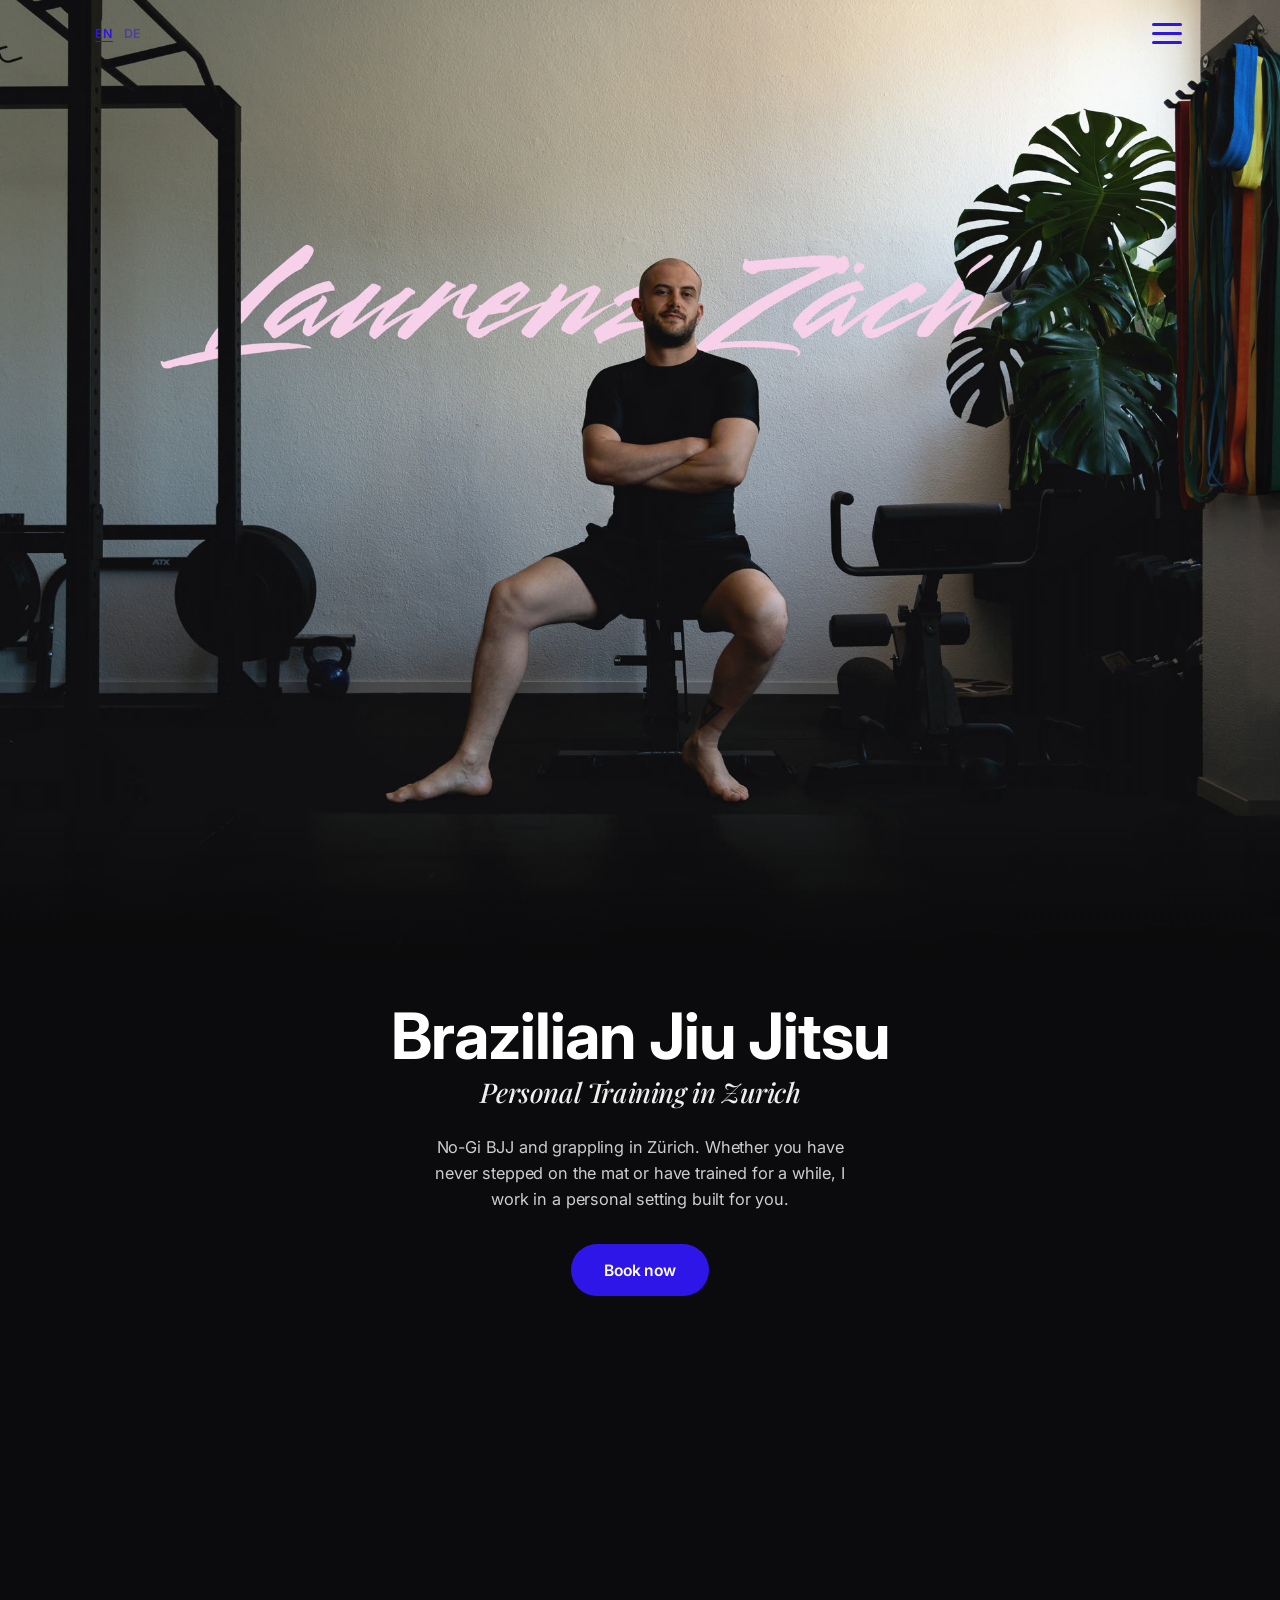
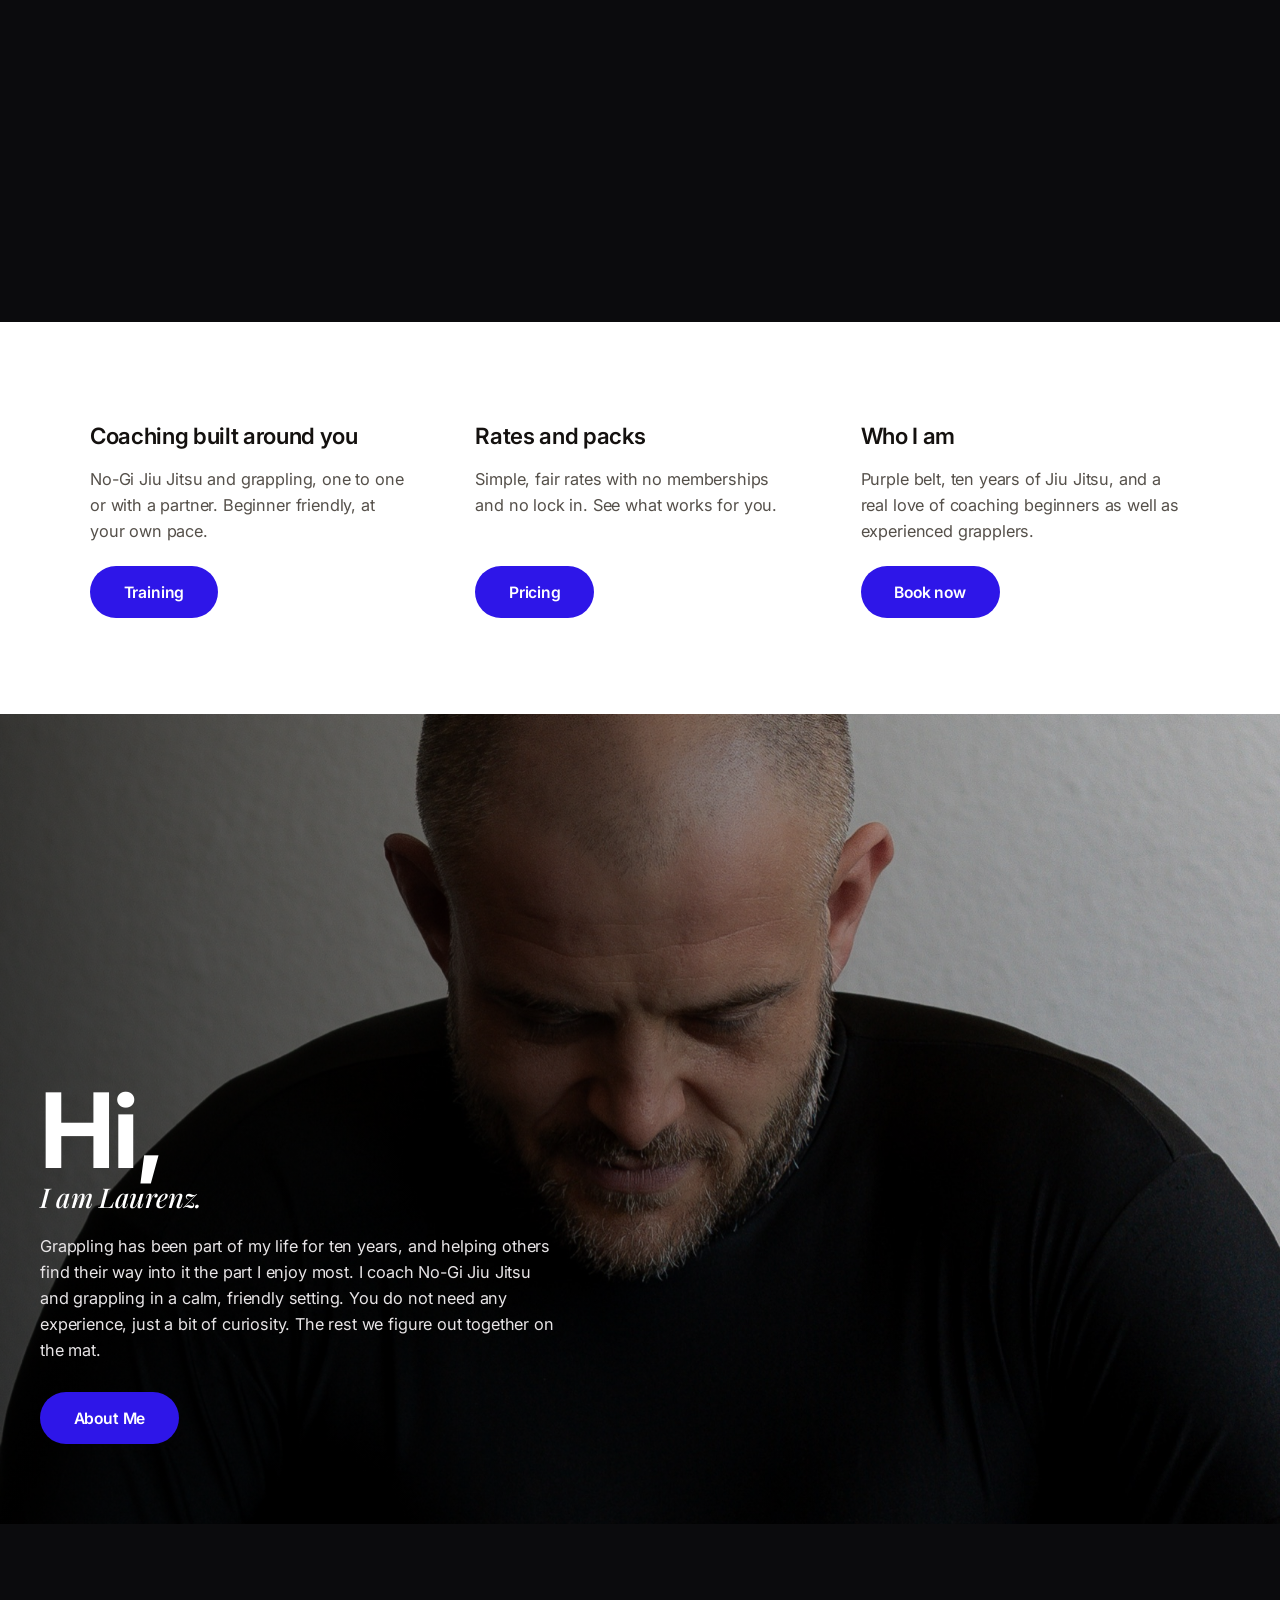
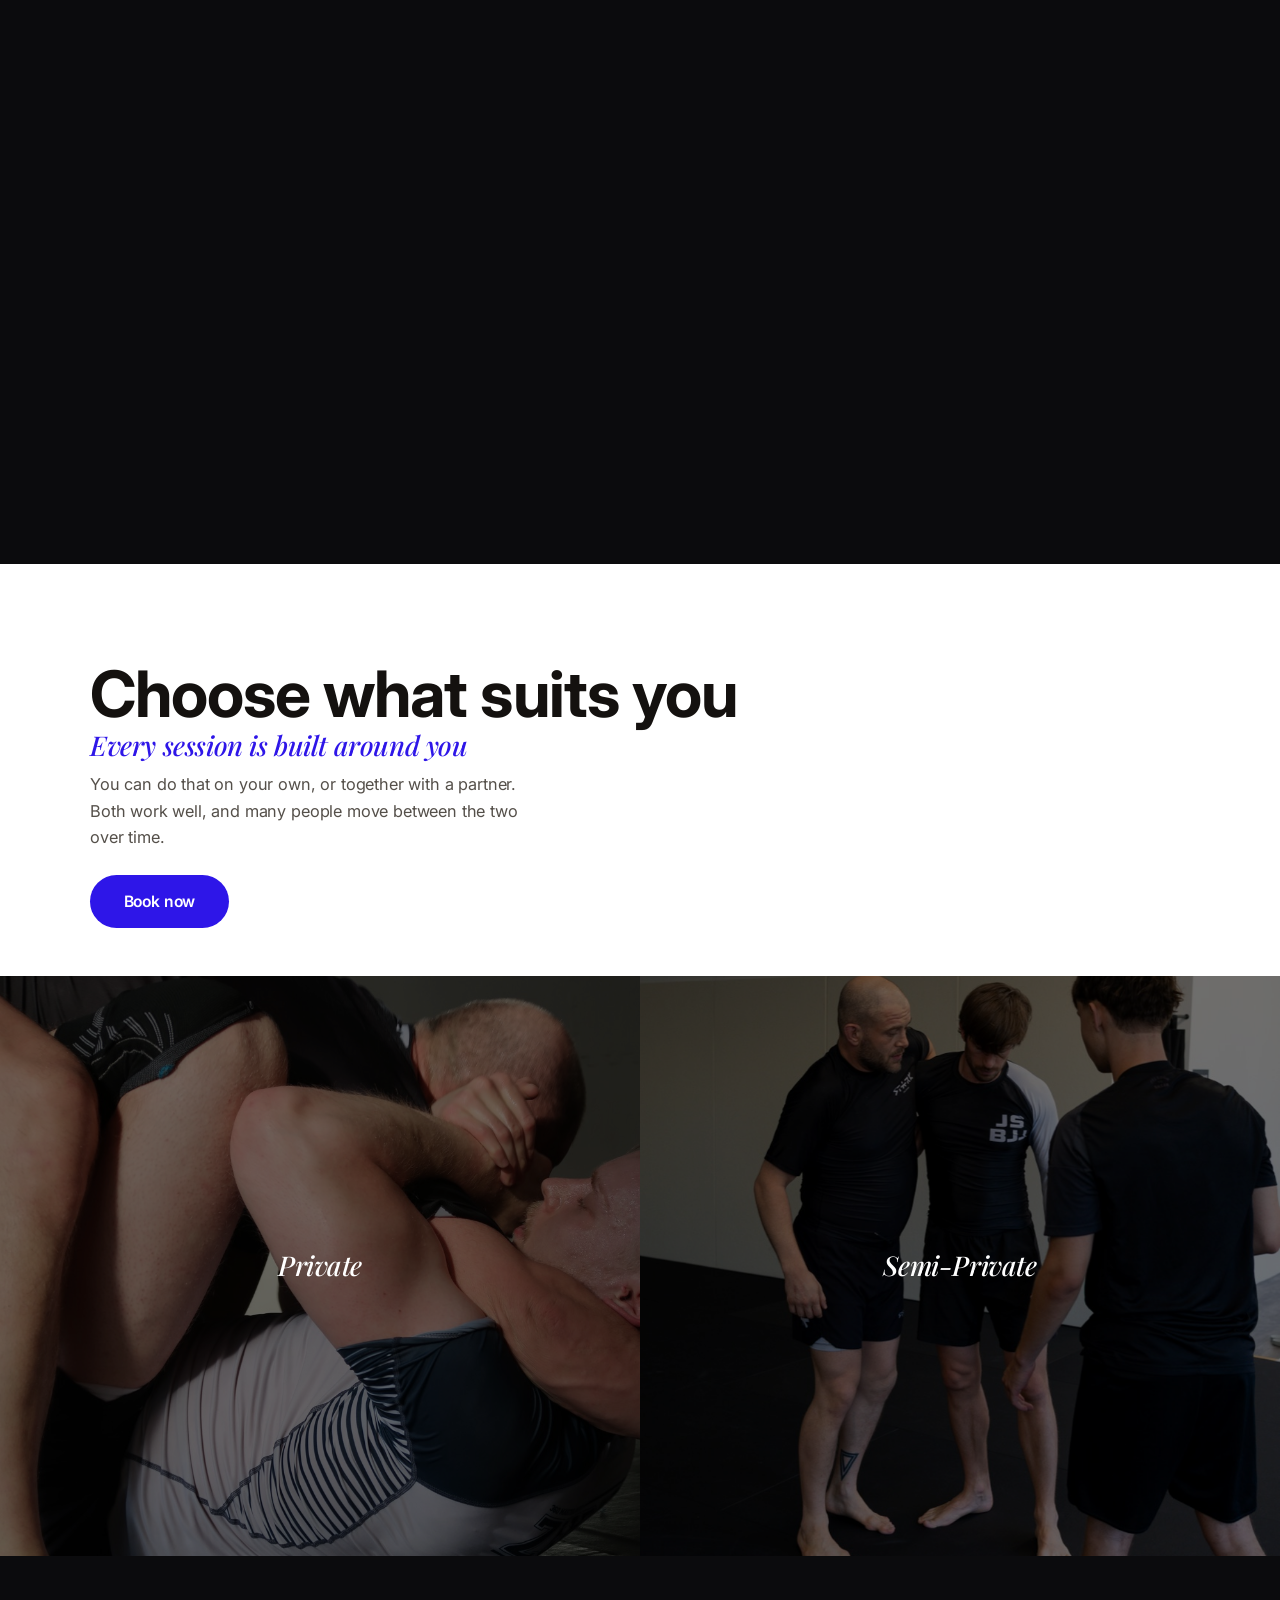
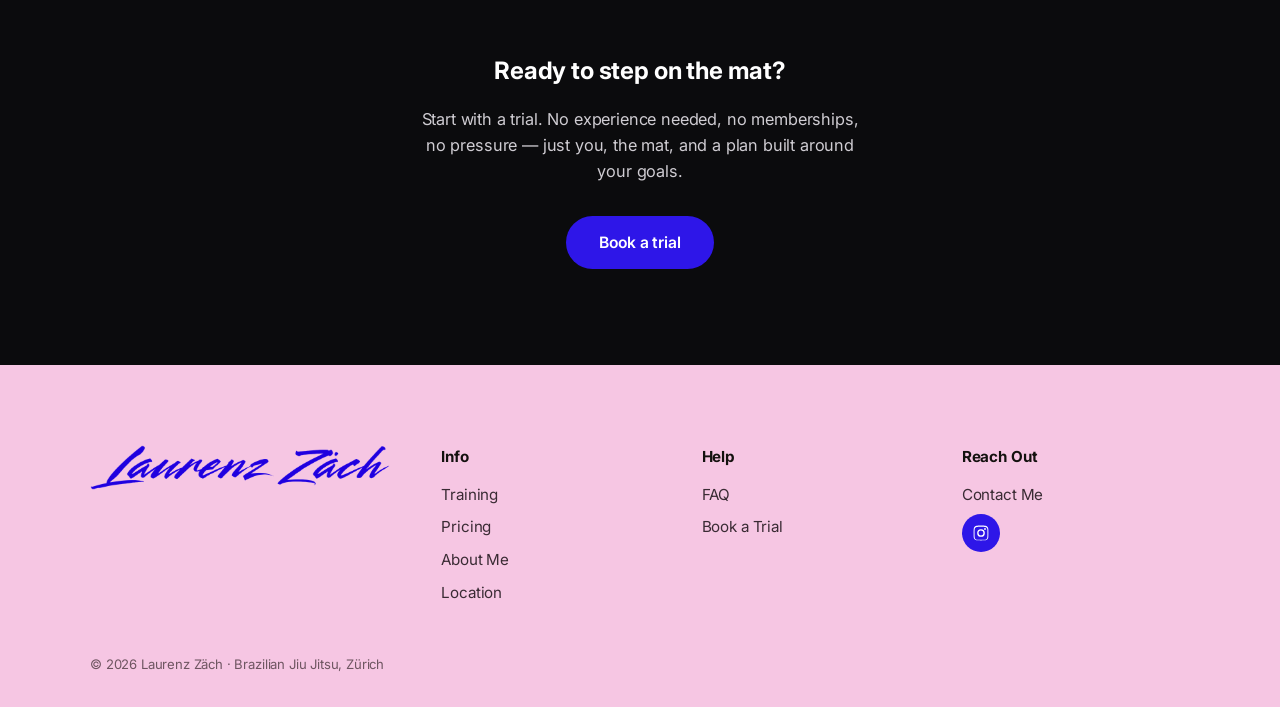
<file: index.html>
<!DOCTYPE html>
<html lang="en">
<head>
<meta charset="UTF-8" />
<meta name="viewport" content="width=device-width, initial-scale=1.0" />
<title>Laurenz Zäch — Brazilian Jiu Jitsu &amp; Personal Training in Zurich</title>
<meta name="description" content="No-Gi Brazilian Jiu Jitsu and grappling coaching in Zürich. One to one or semi private, beginner friendly, at your own pace." />
<link rel="icon" type="image/png" href="/favicon.png" />
<link rel="apple-touch-icon" href="/favicon.png" />
<link rel="stylesheet" href="/styles.css" />
</head>
<body>
  <!-- Header -->
  <header class="site-header">
    <div class="wrap">
      <div class="lang-switch" aria-label="Language">
        <button data-lang="en">EN</button><button data-lang="de">DE</button>
      </div>
      <button class="menu-btn" aria-label="Open menu"><span></span><span></span><span></span></button>
    </div>
  </header>

  <!-- Menu overlay -->
    <nav class="menu-overlay" aria-label="Main menu">
    <button class="menu-close" aria-label="Close menu">✕</button>
    <a href="/">Home</a>
    <a href="/training/">Training</a>
    <a href="/pricing/">Pricing</a>
    <a href="/about/">About Me</a>
    <a href="/location/">Location</a>
    <a href="/book/">Book</a>
    <a href="/contact/">Contact</a>
  </nav>

  <main>
    <!-- Hero -->
    <section class="hero">
      <div class="hero-media"><img class="hero-img" src="/assets/hero.jpg" alt="Laurenz Zäch" /></div>
      <div class="hero-text">
        <h1>Brazilian Jiu Jitsu</h1>
        <p class="sub">Personal Training in Zurich</p>
        <p class="lead">No-Gi BJJ and grappling in Zürich. Whether you have never stepped on the mat or have trained for a while, I work in a personal setting built for you.</p>
        <a class="btn" href="/book/">Book now</a>
      </div>
    </section>

    <!-- Video row -->
    <section class="video-row" aria-hidden="true">
      <video data-scrollplay muted loop playsinline preload="metadata" src="/assets/banner01.mp4" style="object-position:50% 35%"></video>
      <video data-scrollplay muted loop playsinline preload="metadata" src="/assets/banner02.mp4"></video>
      <video data-scrollplay muted loop playsinline preload="metadata" src="/assets/banner03.mp4"></video>
    </section>

    <!-- Info columns -->
    <section class="info" id="training">
      <div class="wrap info-grid">
        <div class="info-col reveal">
          <h3>Coaching built around you</h3>
          <p>No-Gi Jiu Jitsu and grappling, one to one or with a partner. Beginner friendly, at your own pace.</p>
          <a class="btn" href="/training/">Training</a>
        </div>
        <div class="info-col reveal" id="pricing">
          <h3>Rates and packs</h3>
          <p>Simple, fair rates with no memberships and no lock in. See what works for you.</p>
          <a class="btn" href="/pricing/">Pricing</a>
        </div>
        <div class="info-col reveal">
          <h3>Who I am</h3>
          <p>Purple belt, ten years of Jiu Jitsu, and a real love of coaching beginners as well as experienced grapplers.</p>
          <a class="btn" href="/book/">Book now</a>
        </div>
      </div>
    </section>

    <!-- About "Hi," -->
    <section class="about" id="about" style="background-image:url('/assets/about.jpg')">
      <div class="wrap">
        <h2 class="reveal">Hi,</h2>
        <p class="sub reveal">I am Laurenz.</p>
        <p class="body reveal">Grappling has been part of my life for ten years, and helping others find their way into it the part I enjoy most. I coach No-Gi Jiu Jitsu and grappling in a calm, friendly setting. You do not need any experience, just a bit of curiosity. The rest we figure out together on the mat.</p>
        <a class="btn reveal" href="/about/">About Me</a>
      </div>
    </section>

    <!-- Feature video -->
    <section class="feature-video">
      <video data-scrollplay muted loop playsinline preload="metadata" src="/assets/herovideo.mp4"></video>
    </section>

    <!-- Choose -->
    <section class="choose" id="choose">
      <div class="wrap">
        <h2 class="reveal">Choose what suits you</h2>
        <p class="sub reveal">Every session is built around you</p>
        <p class="intro reveal">You can do that on your own, or together with a partner. Both work well, and many people move between the two over time.</p>
        <div class="choose-cta reveal"><a class="btn" href="/book/">Book now</a></div>
      </div>
      <div class="flip-row">
        <div class="flip-card reveal" tabindex="0">
          <div class="flip-inner">
            <div class="flip-front" style="background-image:url('/assets/oneToOne.jpg')">
              <h3>Private</h3>
            </div>
            <div class="flip-back">
              <p>Moving entirely at your pace. We focus on exactly what you are working on. A great choice if you prefer full attention on your own game, or would simply rather start solo.</p>
              <a class="btn" href="/book/?type=private">Book Private</a>
            </div>
          </div>
        </div>
        <div class="flip-card reveal" tabindex="0">
          <div class="flip-inner">
            <div class="flip-front" style="background-image:url('/assets/semiprivate.jpg')">
              <h3>Semi-Private</h3>
            </div>
            <div class="flip-back">
              <p>You learn with a partner, keep each other motivated, and share your learning. Bring a friend, partner or colleague, or get in touch and we will find a good fit.</p>
              <a class="btn" href="/book/?type=semi">Book Semi-private</a>
            </div>
          </div>
        </div>
      </div>
    </section>

    <!-- Closing CTA -->
    <section class="closing">
      <div class="wrap">
        <h2 class="reveal">Ready to step on the mat?</h2>
        <p class="reveal">Start with a trial. No experience needed, no memberships, no pressure — just you, the mat, and a plan built around your goals.</p>
        <div class="reveal"><a class="btn" href="/book/">Book a trial</a></div>
      </div>
    </section>

  </main>

  <!-- Footer -->
  <footer class="site-footer">
    <div class="wrap footer-grid">
      <div class="footer-name"><img class="footer-logo" src="/assets/footer-logo.png" alt="Laurenz Zäch" /></div>
      <div class="footer-col">
        <h4>Info</h4>
        <ul>
          <li><a href="/training/">Training</a></li>
          <li><a href="/pricing/">Pricing</a></li>
          <li><a href="/about/">About Me</a></li>
          <li><a href="/location/">Location</a></li>
        </ul>
      </div>
      <div class="footer-col">
        <h4>Help</h4>
        <ul>
          <li><a href="/faq/">FAQ</a></li>
          <li><a href="/book/">Book a Trial</a></li>
        </ul>
      </div>
      <div class="footer-col">
        <h4>Reach Out</h4>
        <ul>
          <li><a href="/contact/">Contact Me</a></li>
        </ul>
        <div class="socials">
          <a href="https://www.instagram.com/laurenzzaech" target="_blank" rel="noopener" aria-label="Instagram">
            <svg viewBox="0 0 24 24" xmlns="http://www.w3.org/2000/svg"><path d="M12 2.16c3.2 0 3.58.01 4.85.07 1.17.05 1.8.25 2.23.41.56.22.96.48 1.38.9.42.42.68.82.9 1.38.16.42.36 1.06.41 2.23.06 1.27.07 1.65.07 4.85s-.01 3.58-.07 4.85c-.05 1.17-.25 1.8-.41 2.23-.22.56-.48.96-.9 1.38-.42.42-.82.68-1.38.9-.42.16-1.06.36-2.23.41-1.27.06-1.65.07-4.85.07s-3.58-.01-4.85-.07c-1.17-.05-1.8-.25-2.23-.41a3.7 3.7 0 0 1-1.38-.9 3.7 3.7 0 0 1-.9-1.38c-.16-.42-.36-1.06-.41-2.23C2.17 15.58 2.16 15.2 2.16 12s.01-3.58.07-4.85c.05-1.17.25-1.8.41-2.23.22-.56.48-.96.9-1.38.42-.42.82-.68 1.38-.9.42-.16 1.06-.36 2.23-.41C8.42 2.17 8.8 2.16 12 2.16zm0 1.62c-3.15 0-3.5.01-4.74.07-.9.04-1.38.19-1.7.32-.43.16-.74.36-1.06.68-.32.32-.52.63-.68 1.06-.13.32-.28.8-.32 1.7-.06 1.24-.07 1.59-.07 4.74s.01 3.5.07 4.74c.04.9.19 1.38.32 1.7.16.43.36.74.68 1.06.32.32.63.52 1.06.68.32.13.8.28 1.7.32 1.24.06 1.59.07 4.74.07s3.5-.01 4.74-.07c.9-.04 1.38-.19 1.7-.32.43-.16.74-.36 1.06-.68.32-.32.52-.63.68-1.06.13-.32.28-.8.32-1.7.06-1.24.07-1.59.07-4.74s-.01-3.5-.07-4.74c-.04-.9-.19-1.38-.32-1.7a2.85 2.85 0 0 0-.68-1.06 2.85 2.85 0 0 0-1.06-.68c-.32-.13-.8-.28-1.7-.32-1.24-.06-1.59-.07-4.74-.07zM12 6.87a5.13 5.13 0 1 0 0 10.26 5.13 5.13 0 0 0 0-10.26zm0 8.46a3.33 3.33 0 1 1 0-6.66 3.33 3.33 0 0 1 0 6.66zm6.54-8.66a1.2 1.2 0 1 1-2.4 0 1.2 1.2 0 0 1 2.4 0z"/></svg>
          </a>
        </div>
      </div>
    </div>
    <div class="footer-bottom"><div class="wrap">© 2026 Laurenz Zäch · Brazilian Jiu Jitsu, Zürich</div></div>
  </footer>

  <script src="/app.js"></script>
  <script src="/i18n.js"></script>
</body>
</html>
</file>
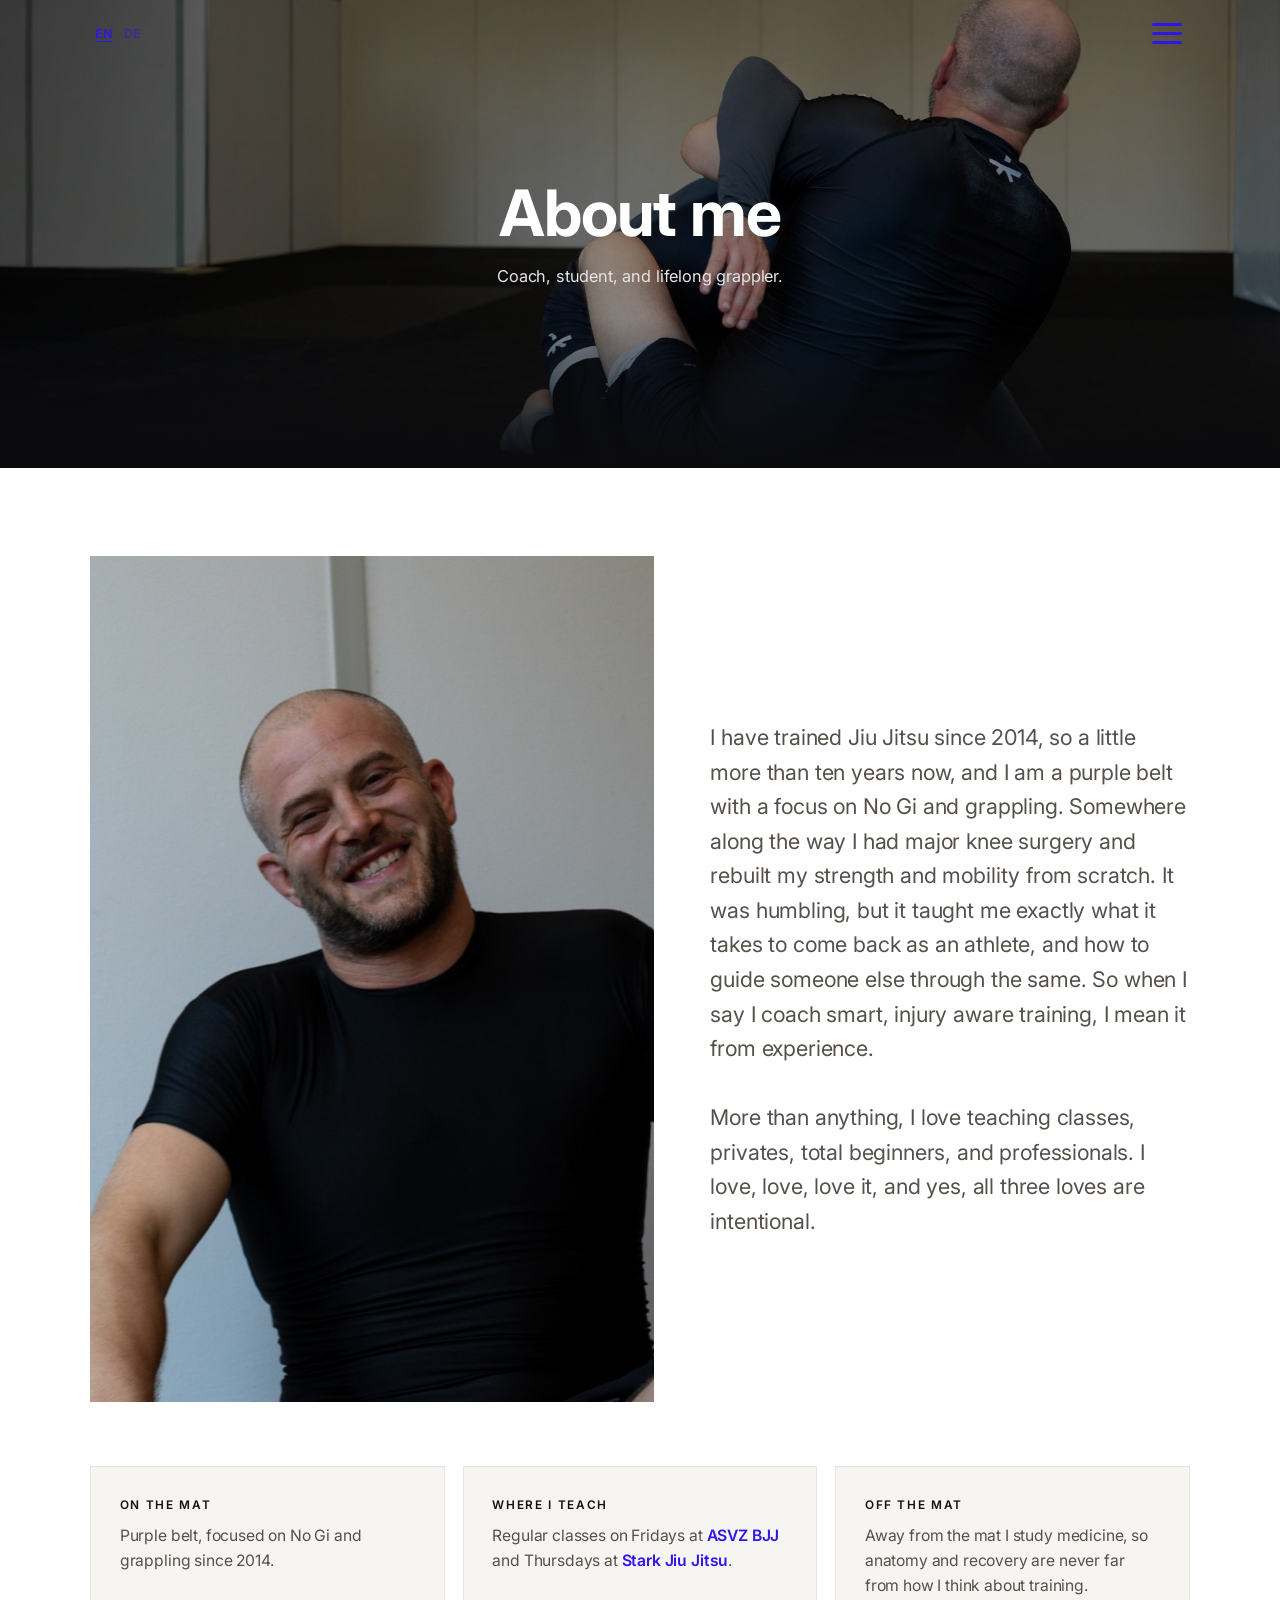
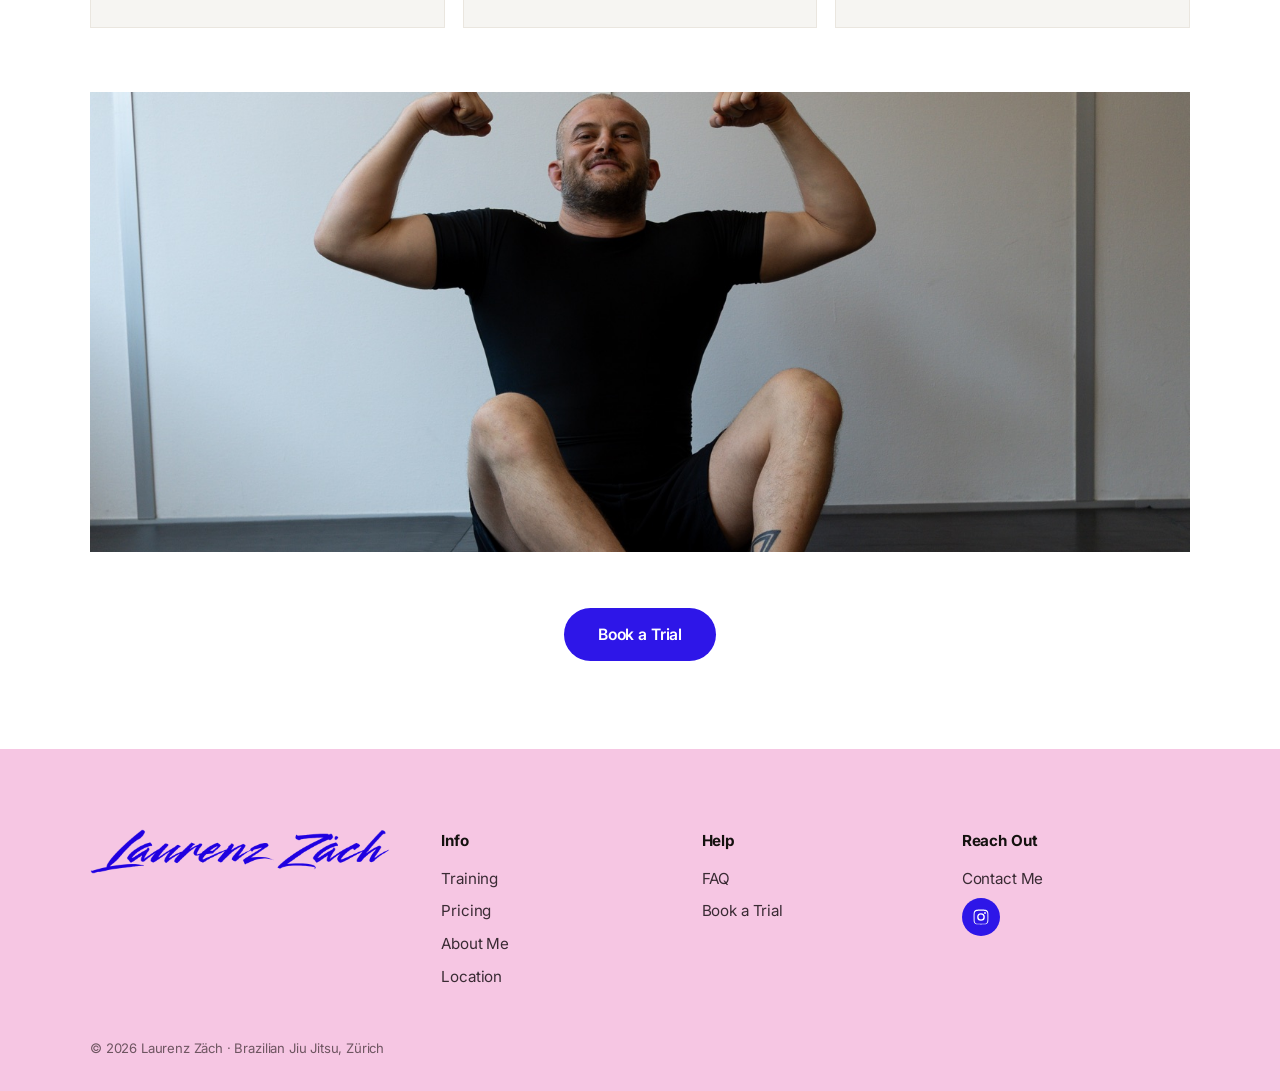
<file: about/index.html>
<!DOCTYPE html>
<html lang="en">
<head>
<meta charset="UTF-8" />
<meta name="viewport" content="width=device-width, initial-scale=1.0" />
<title>About Me — Laurenz Zäch</title>
<meta name="description" content="Laurenz Zäch — purple belt, coach and lifelong grappler in Zürich. Ten years of Jiu Jitsu, a comeback from knee surgery, and a real love of teaching No-Gi and grappling." />
<link rel="icon" type="image/png" href="/favicon.png" />
<link rel="apple-touch-icon" href="/favicon.png" />
<link rel="stylesheet" href="/styles.css" />
</head>
<body>
  <header class="site-header">
    <div class="wrap">
      <div class="lang-switch" aria-label="Language">
        <button data-lang="en">EN</button><button data-lang="de">DE</button>
      </div>
      <button class="menu-btn" aria-label="Open menu"><span></span><span></span><span></span></button>
    </div>
  </header>

  <nav class="menu-overlay" aria-label="Main menu">
    <button class="menu-close" aria-label="Close menu">✕</button>
    <a href="/">Home</a>
    <a href="/training/">Training</a>
    <a href="/pricing/">Pricing</a>
    <a href="/about/">About Me</a>
    <a href="/location/">Location</a>
    <a href="/book/">Book</a>
    <a href="/contact/">Contact</a>
  </nav>

  <main>
    <section class="page-hero short" style="background-image:url('/assets/about/banner.jpg'); background-position: center 62%;">
      <div class="ph-inner">
        <h1>About me</h1>
        <p>Coach, student, and lifelong grappler.</p>
      </div>
    </section>

    <section class="about-page">
      <div class="wrap">
        <div class="about-intro">
          <img src="/assets/about/portrait.jpg" alt="Laurenz Zäch" />
          <div>
            <p class="lead">I have trained Jiu Jitsu since 2014, so a little more than ten years now, and I am a purple belt with a focus on No Gi and grappling. Somewhere along the way I had major knee surgery and rebuilt my strength and mobility from scratch. It was humbling, but it taught me exactly what it takes to come back as an athlete, and how to guide someone else through the same. So when I say I coach smart, injury aware training, I mean it from experience.

More than anything, I love teaching classes, privates, total beginners, and professionals. I love, love, love it, and yes, all three loves are intentional.</p>
          </div>
        </div>

        <div class="about-facts">
          <div class="fact reveal"><div class="k">On the mat</div><p>Purple belt, focused on No Gi and grappling since 2014.</p></div>
          <div class="fact reveal"><div class="k">Where I teach</div><p>Regular classes on Fridays at <a href="https://www.asvz.ch/426-sportfahrplan?f[0]=sport:161744&amp;f[1]=instructor:7273" target="_blank" rel="noopener">ASVZ BJJ</a> and Thursdays at <a href="https://www.starkjiujitsu.ch/schedule" target="_blank" rel="noopener">Stark Jiu Jitsu</a>.</p></div>
          <div class="fact reveal"><div class="k">Off the mat</div><p>Away from the mat I study medicine, so anatomy and recovery are never far from how I think about training.</p></div>
        </div>

        <div class="about-photo">
          <img src="/assets/about/flex.jpg" alt="Laurenz Zäch on the mat" />
        </div>

        <div style="text-align:center; margin-top: clamp(2.5rem,6vw,3.5rem);">
          <a class="btn" href="/book/">Book a Trial</a>
        </div>
      </div>
    </section>
  </main>

  <footer class="site-footer">
    <div class="wrap footer-grid">
      <div class="footer-name"><img class="footer-logo" src="/assets/footer-logo.png" alt="Laurenz Zäch" /></div>
      <div class="footer-col">
        <h4>Info</h4>
        <ul>
          <li><a href="/training/">Training</a></li>
          <li><a href="/pricing/">Pricing</a></li>
          <li><a href="/about/">About Me</a></li>
          <li><a href="/location/">Location</a></li>
        </ul>
      </div>
      <div class="footer-col">
        <h4>Help</h4>
        <ul>
          <li><a href="/faq/">FAQ</a></li>
          <li><a href="/book/">Book a Trial</a></li>
        </ul>
      </div>
      <div class="footer-col">
        <h4>Reach Out</h4>
        <ul>
          <li><a href="/contact/">Contact Me</a></li>
        </ul>
        <div class="socials">
          <a href="https://www.instagram.com/laurenzzaech" target="_blank" rel="noopener" aria-label="Instagram">
            <svg viewBox="0 0 24 24" xmlns="http://www.w3.org/2000/svg"><path d="M12 2.16c3.2 0 3.58.01 4.85.07 1.17.05 1.8.25 2.23.41.56.22.96.48 1.38.9.42.42.68.82.9 1.38.16.42.36 1.06.41 2.23.06 1.27.07 1.65.07 4.85s-.01 3.58-.07 4.85c-.05 1.17-.25 1.8-.41 2.23-.22.56-.48.96-.9 1.38-.42.42-.82.68-1.38.9-.42.16-1.06.36-2.23.41-1.27.06-1.65.07-4.85.07s-3.58-.01-4.85-.07c-1.17-.05-1.8-.25-2.23-.41a3.7 3.7 0 0 1-1.38-.9 3.7 3.7 0 0 1-.9-1.38c-.16-.42-.36-1.06-.41-2.23C2.17 15.58 2.16 15.2 2.16 12s.01-3.58.07-4.85c.05-1.17.25-1.8.41-2.23.22-.56.48-.96.9-1.38.42-.42.82-.68 1.38-.9.42-.16 1.06-.36 2.23-.41C8.42 2.17 8.8 2.16 12 2.16zm0 1.62c-3.15 0-3.5.01-4.74.07-.9.04-1.38.19-1.7.32-.43.16-.74.36-1.06.68-.32.32-.52.63-.68 1.06-.13.32-.28.8-.32 1.7-.06 1.24-.07 1.59-.07 4.74s.01 3.5.07 4.74c.04.9.19 1.38.32 1.7.16.43.36.74.68 1.06.32.32.63.52 1.06.68.32.13.8.28 1.7.32 1.24.06 1.59.07 4.74.07s3.5-.01 4.74-.07c.9-.04 1.38-.19 1.7-.32.43-.16.74-.36 1.06-.68.32-.32.52-.63.68-1.06.13-.32.28-.8.32-1.7.06-1.24.07-1.59.07-4.74s-.01-3.5-.07-4.74c-.04-.9-.19-1.38-.32-1.7a2.85 2.85 0 0 0-.68-1.06 2.85 2.85 0 0 0-1.06-.68c-.32-.13-.8-.28-1.7-.32-1.24-.06-1.59-.07-4.74-.07zM12 6.87a5.13 5.13 0 1 0 0 10.26 5.13 5.13 0 0 0 0-10.26zm0 8.46a3.33 3.33 0 1 1 0-6.66 3.33 3.33 0 0 1 0 6.66zm6.54-8.66a1.2 1.2 0 1 1-2.4 0 1.2 1.2 0 0 1 2.4 0z"/></svg>
          </a>
        </div>
      </div>
    </div>
    <div class="footer-bottom"><div class="wrap">© 2026 Laurenz Zäch · Brazilian Jiu Jitsu, Zürich</div></div>
  </footer>

  <script src="/app.js"></script>
  <script src="/i18n.js"></script>
</body>
</html>
</file>
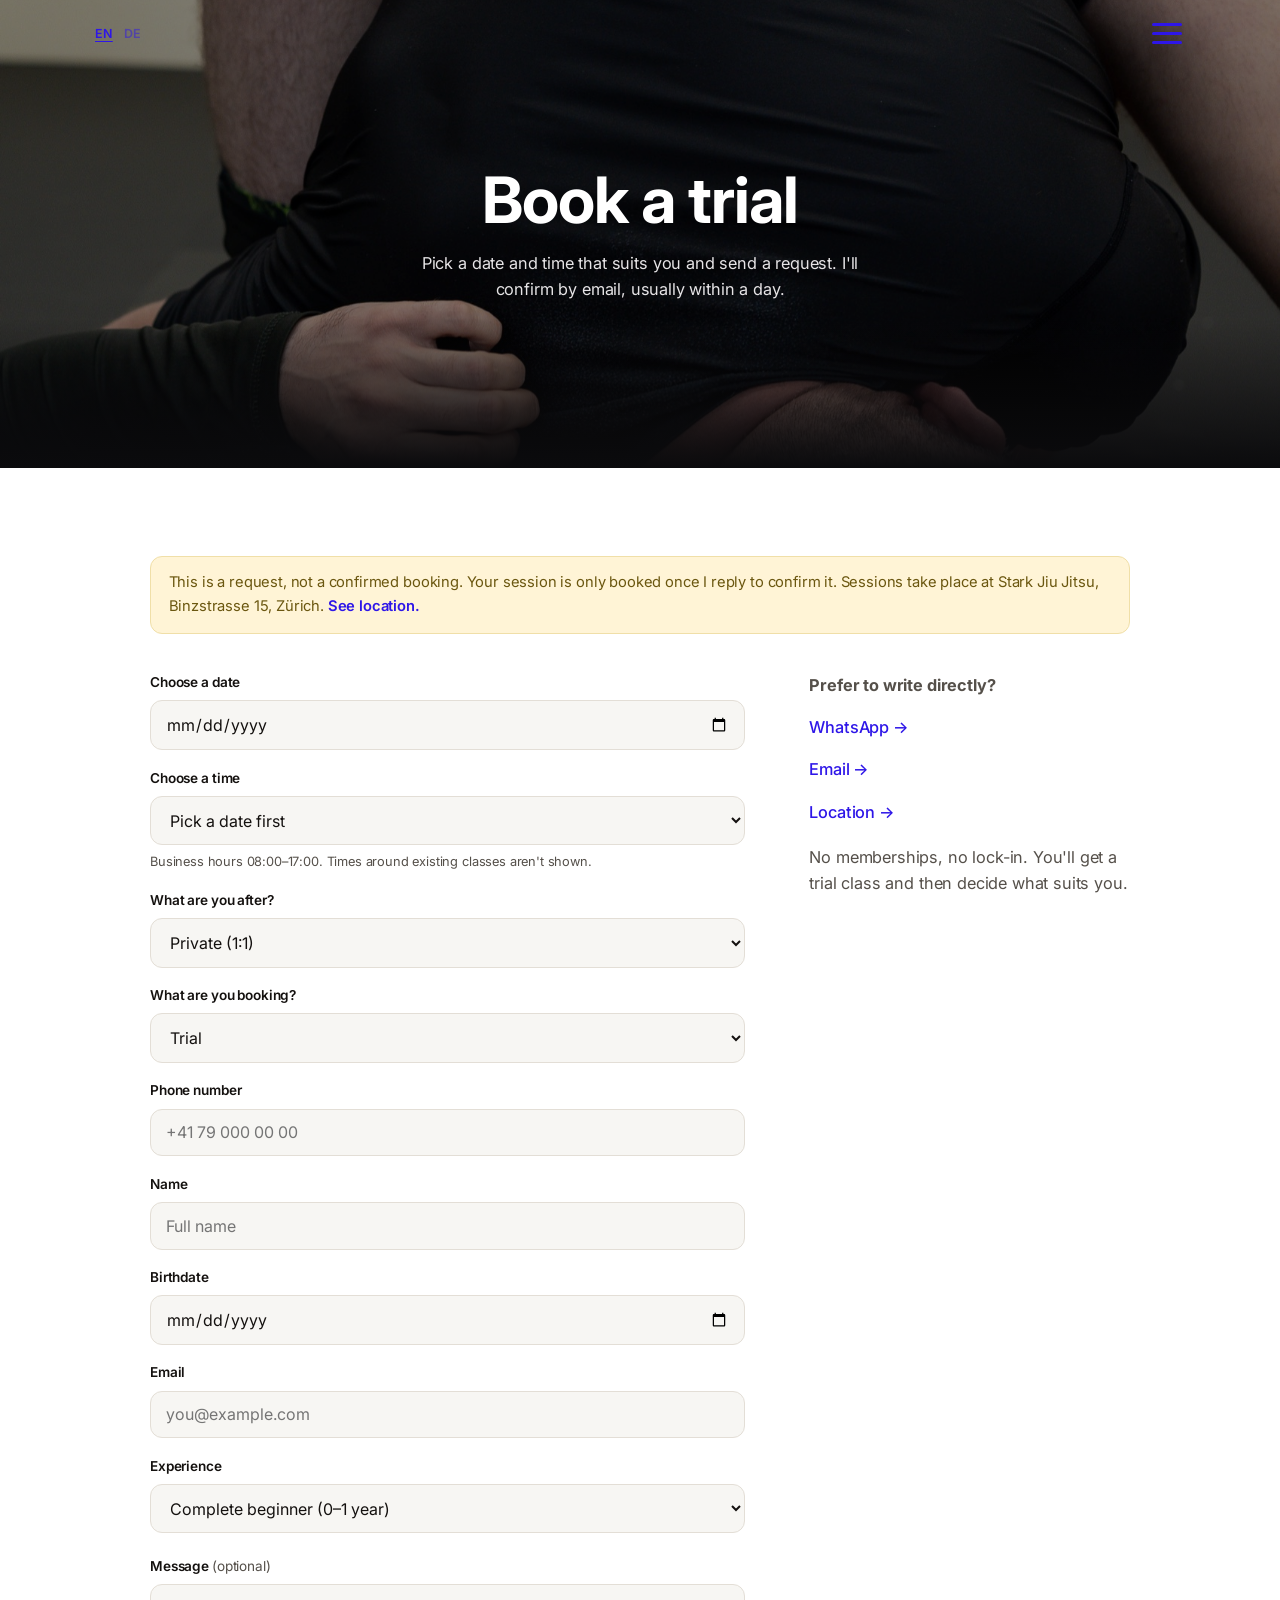
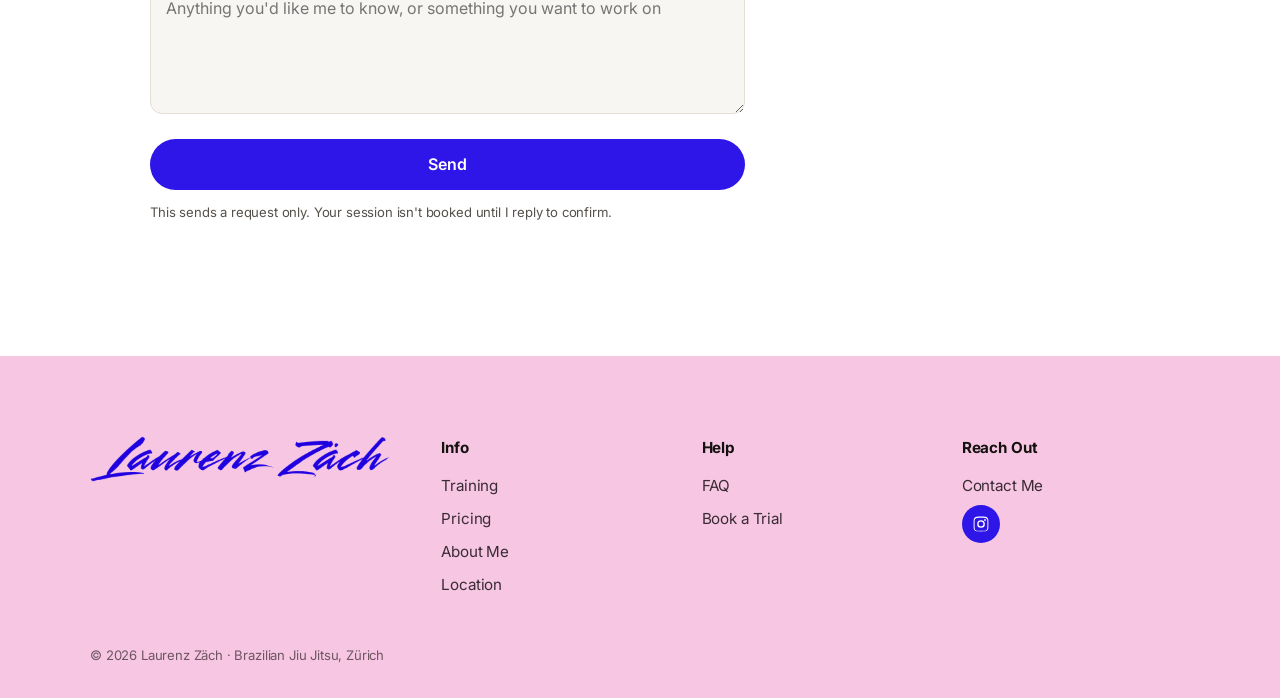
<file: book/index.html>
<!DOCTYPE html>
<html lang="en">
<head>
<meta charset="UTF-8" />
<meta name="viewport" content="width=device-width, initial-scale=1.0" />
<title>Book a Trial — Laurenz Zäch</title>
<meta name="description" content="Request a trial for No-Gi Jiu Jitsu and grappling coaching in Zürich. Private (one to one) or semi-private (two to one). Pick a date and time that suits you." />
<link rel="icon" type="image/png" href="/favicon.png" />
<link rel="apple-touch-icon" href="/favicon.png" />
<link rel="stylesheet" href="/styles.css" />
</head>
<body>
  <header class="site-header">
    <div class="wrap">
      <div class="lang-switch" aria-label="Language">
        <button data-lang="en">EN</button><button data-lang="de">DE</button>
      </div>
      <button class="menu-btn" aria-label="Open menu"><span></span><span></span><span></span></button>
    </div>
  </header>

  <nav class="menu-overlay" aria-label="Main menu">
    <button class="menu-close" aria-label="Close menu">✕</button>
    <a href="/">Home</a>
    <a href="/training/">Training</a>
    <a href="/pricing/">Pricing</a>
    <a href="/about/">About Me</a>
    <a href="/location/">Location</a>
    <a href="/book/">Book</a>
    <a href="/contact/">Contact</a>
  </nav>

  <main>
    <section class="page-hero short" style="background-image:url('/assets/book/hero.jpg')">
      <div class="ph-inner">
        <h1>Book a trial</h1>
        <p>Pick a date and time that suits you and send a request. I'll confirm by email, usually within a day.</p>
      </div>
    </section>

    <section class="book">
      <div class="wrap">
        <p class="request-banner">This is a request, not a confirmed booking. Your session is only booked once I reply to confirm it. Sessions take place at Stark Jiu Jitsu, Binzstrasse 15, Zürich. <a href="/location/">See location.</a></p>
        <div class="book-grid">
          <div>
            <form id="book-form" class="form">
              <input type="hidden" name="access_key" value="ff9651b4-a192-4464-9b91-e506e7a34489" />
              <input type="hidden" name="subject" value="New booking request from laurenzzaech.ch" />
              <input type="hidden" name="from_name" value="laurenzzaech.ch booking" />
              <input type="checkbox" name="botcheck" style="display:none" tabindex="-1" autocomplete="off" />

              <div class="field">
                <label for="date">Choose a date</label>
                <input id="date" type="date" name="date" required />
              </div>

              <div class="field">
                <label for="time">Choose a time</label>
                <select id="time" name="time" required>
                  <option value="">Pick a date first</option>
                </select>
                <p class="hint" id="time-hint">Business hours 08:00–17:00. Times around existing classes aren't shown.</p>
              </div>

              <div class="field">
                <label for="format">What are you after?</label>
                <select id="format" name="format">
                  <option>Private (1:1)</option>
                  <option>Semi-private (2:1)</option>
                  <option>Not sure yet</option>
                </select>
              </div>

              <div class="field">
                <label for="package">What are you booking?</label>
                <select id="package" name="package">
                  <option>Trial</option>
                  <option>1 Class</option>
                  <option>5 Classes</option>
                  <option>10 Classes</option>
                </select>
              </div>

              <div class="field">
                <label for="phone">Phone number</label>
                <input id="phone" type="tel" name="phone" placeholder="+41 79 000 00 00" required />
              </div>

              <h3 class="form-subhead" id="p1-head" hidden>Participant 1</h3>
              <div class="field">
                <label for="name">Name</label>
                <input id="name" type="text" name="name" placeholder="Full name" required />
              </div>
              <div class="field">
                <label for="birthdate">Birthdate</label>
                <input id="birthdate" type="date" name="birthdate" required />
              </div>
              <div class="field">
                <label for="email">Email</label>
                <input id="email" type="email" name="email" placeholder="you@example.com" required />
              </div>
              <div class="field">
                <label for="experience">Experience</label>
                <select id="experience" name="experience">
                  <option>Complete beginner (0–1 year)</option>
                  <option>Beginner (1–3 years)</option>
                  <option>Experienced (3–5 years)</option>
                  <option>Professional (5+ years)</option>
                </select>
              </div>

              <div id="participant2" hidden>
                <h3 class="form-subhead">Participant 2</h3>
                <div class="field">
                  <label for="name2">Name</label>
                  <input id="name2" type="text" name="name2" placeholder="Full name" />
                </div>
                <div class="field">
                  <label for="birthdate2">Birthdate</label>
                  <input id="birthdate2" type="date" name="birthdate2" />
                </div>
                <div class="field">
                  <label for="email2">Email</label>
                  <input id="email2" type="email" name="email2" placeholder="partner@example.com" />
                </div>
                <div class="field">
                  <label for="experience2">Experience</label>
                  <select id="experience2" name="experience2">
                    <option>Complete beginner (0–1 year)</option>
                    <option>Beginner (1–3 years)</option>
                    <option>Experienced (3–5 years)</option>
                    <option>Professional (5+ years)</option>
                  </select>
                </div>
              </div>

              <div class="field" style="margin-top:1.4rem;">
                <label for="message">Message <span class="opt">(optional)</span></label>
                <textarea id="message" name="message" rows="3" placeholder="Anything you'd like me to know, or something you want to work on"></textarea>
              </div>

              <button type="submit" class="btn-submit" id="submit-btn">Send</button>
              <p class="form-note">This sends a request only. Your session isn't booked until I reply to confirm.</p>
              <p class="form-status" id="status" role="status" aria-live="polite"></p>
            </form>

            <div class="thank-you" id="thank-you" hidden>
              <h3>Thanks, request sent.</h3>
              <p>This is a request, not a confirmed booking. I'll email you to confirm your session, usually within a day.</p>
            </div>
          </div>

          <aside class="book-aside">
            <p><strong>Prefer to write directly?</strong></p>
            <p><a href="https://wa.me/41791936075" target="_blank" rel="noopener">WhatsApp →</a></p>
            <p><a href="mailto:laurenz@laurenzzaech.ch">Email →</a></p>
            <p><a href="/location/">Location →</a></p>
            <p style="margin-top:1.2rem;">No memberships, no lock-in. You'll get a trial class and then decide what suits you.</p>
          </aside>
        </div>
      </div>
    </section>
  </main>

  <footer class="site-footer">
    <div class="wrap footer-grid">
      <div class="footer-name"><img class="footer-logo" src="/assets/footer-logo.png" alt="Laurenz Zäch" /></div>
      <div class="footer-col">
        <h4>Info</h4>
        <ul>
          <li><a href="/training/">Training</a></li>
          <li><a href="/pricing/">Pricing</a></li>
          <li><a href="/about/">About Me</a></li>
          <li><a href="/location/">Location</a></li>
        </ul>
      </div>
      <div class="footer-col">
        <h4>Help</h4>
        <ul>
          <li><a href="/faq/">FAQ</a></li>
          <li><a href="/book/">Book a Trial</a></li>
        </ul>
      </div>
      <div class="footer-col">
        <h4>Reach Out</h4>
        <ul>
          <li><a href="/contact/">Contact Me</a></li>
        </ul>
        <div class="socials">
          <a href="https://www.instagram.com/laurenzzaech" target="_blank" rel="noopener" aria-label="Instagram">
            <svg viewBox="0 0 24 24" xmlns="http://www.w3.org/2000/svg"><path d="M12 2.16c3.2 0 3.58.01 4.85.07 1.17.05 1.8.25 2.23.41.56.22.96.48 1.38.9.42.42.68.82.9 1.38.16.42.36 1.06.41 2.23.06 1.27.07 1.65.07 4.85s-.01 3.58-.07 4.85c-.05 1.17-.25 1.8-.41 2.23-.22.56-.48.96-.9 1.38-.42.42-.82.68-1.38.9-.42.16-1.06.36-2.23.41-1.27.06-1.65.07-4.85.07s-3.58-.01-4.85-.07c-1.17-.05-1.8-.25-2.23-.41a3.7 3.7 0 0 1-1.38-.9 3.7 3.7 0 0 1-.9-1.38c-.16-.42-.36-1.06-.41-2.23C2.17 15.58 2.16 15.2 2.16 12s.01-3.58.07-4.85c.05-1.17.25-1.8.41-2.23.22-.56.48-.96.9-1.38.42-.42.82-.68 1.38-.9.42-.16 1.06-.36 2.23-.41C8.42 2.17 8.8 2.16 12 2.16zm0 1.62c-3.15 0-3.5.01-4.74.07-.9.04-1.38.19-1.7.32-.43.16-.74.36-1.06.68-.32.32-.52.63-.68 1.06-.13.32-.28.8-.32 1.7-.06 1.24-.07 1.59-.07 4.74s.01 3.5.07 4.74c.04.9.19 1.38.32 1.7.16.43.36.74.68 1.06.32.32.63.52 1.06.68.32.13.8.28 1.7.32 1.24.06 1.59.07 4.74.07s3.5-.01 4.74-.07c.9-.04 1.38-.19 1.7-.32.43-.16.74-.36 1.06-.68.32-.32.52-.63.68-1.06.13-.32.28-.8.32-1.7.06-1.24.07-1.59.07-4.74s-.01-3.5-.07-4.74c-.04-.9-.19-1.38-.32-1.7a2.85 2.85 0 0 0-.68-1.06 2.85 2.85 0 0 0-1.06-.68c-.32-.13-.8-.28-1.7-.32-1.24-.06-1.59-.07-4.74-.07zM12 6.87a5.13 5.13 0 1 0 0 10.26 5.13 5.13 0 0 0 0-10.26zm0 8.46a3.33 3.33 0 1 1 0-6.66 3.33 3.33 0 0 1 0 6.66zm6.54-8.66a1.2 1.2 0 1 1-2.4 0 1.2 1.2 0 0 1 2.4 0z"/></svg>
          </a>
        </div>
      </div>
    </div>
    <div class="footer-bottom"><div class="wrap">© 2026 Laurenz Zäch · Brazilian Jiu Jitsu, Zürich</div></div>
  </footer>

  <script src="/app.js"></script>
  <script src="/i18n.js"></script>
  <script>
    const BLOCKED = {
      1: [[690,840]], 2: [[690,840],[930,1095]], 3: [[690,840]],
      4: [[930,1095]], 5: [[510,675],[690,840]], 6: [[690,840]], 0: [[690,840]]
    };
    const OPEN_START = 8*60, LAST_SLOT = 16*60+30, STEP = 30;
    const pad = n => String(n).padStart(2,'0');
    const fmt = m => pad(Math.floor(m/60))+':'+pad(m%60);
    const dateEl = document.getElementById('date');
    const timeEl = document.getElementById('time');
    const today = new Date(); today.setHours(0,0,0,0);
    dateEl.min = today.toISOString().split('T')[0];
    function buildTimes() {
      timeEl.innerHTML = '';
      if (!dateEl.value) { timeEl.innerHTML = '<option value="">Pick a date first</option>'; return; }
      const day = new Date(dateEl.value + 'T00:00').getDay();
      const blocks = BLOCKED[day] || [];
      const opts = [];
      for (let m = OPEN_START; m <= LAST_SLOT; m += STEP) {
        if (!blocks.some(b => m >= b[0] && m < b[1])) opts.push(m);
      }
      if (!opts.length) { timeEl.innerHTML = '<option value="">No times available — try another day</option>'; return; }
      timeEl.innerHTML = '<option value="">Select a time</option>' + opts.map(m => `<option value="${fmt(m)}">${fmt(m)}</option>`).join('');
    }
    dateEl.addEventListener('change', buildTimes);

    const formatEl = document.getElementById('format');
    const p2 = document.getElementById('participant2');
    const p1head = document.getElementById('p1-head');
    const p2fields = ['name2','birthdate2','email2'];
    function toggleP2() {
      const semi = formatEl.value.startsWith('Semi');
      p2.hidden = !semi; p1head.hidden = !semi;
      p2fields.forEach(id => document.getElementById(id).required = semi);
    }
    formatEl.addEventListener('change', toggleP2);

    // Pre-fill format from URL (?type=private / ?type=semi)
    const t = new URLSearchParams(location.search).get('type');
    if (t === 'semi') formatEl.selectedIndex = 1;
    else if (t === 'private') formatEl.selectedIndex = 0;
    toggleP2();

    const form = document.getElementById('book-form');
    const status = document.getElementById('status');
    const btn = document.getElementById('submit-btn');
    const thankYou = document.getElementById('thank-you');
    form.addEventListener('submit', async (e) => {
      e.preventDefault();
      btn.disabled = true; status.textContent = 'Sending…';
      const data = Object.fromEntries(new FormData(form));
      try {
        const res = await fetch('https://api.web3forms.com/submit', {
          method: 'POST', headers: { 'Content-Type': 'application/json', 'Accept': 'application/json' },
          body: JSON.stringify(data)
        });
        const json = await res.json();
        if (json.success) { form.style.display = 'none'; thankYou.hidden = false; }
        else { status.textContent = '⚠ ' + (json.message || 'Something went wrong, please try again.'); btn.disabled = false; }
      } catch (err) { status.textContent = '⚠ Network error. Please try again.'; btn.disabled = false; }
    });
  </script>
</body>
</html>
</file>
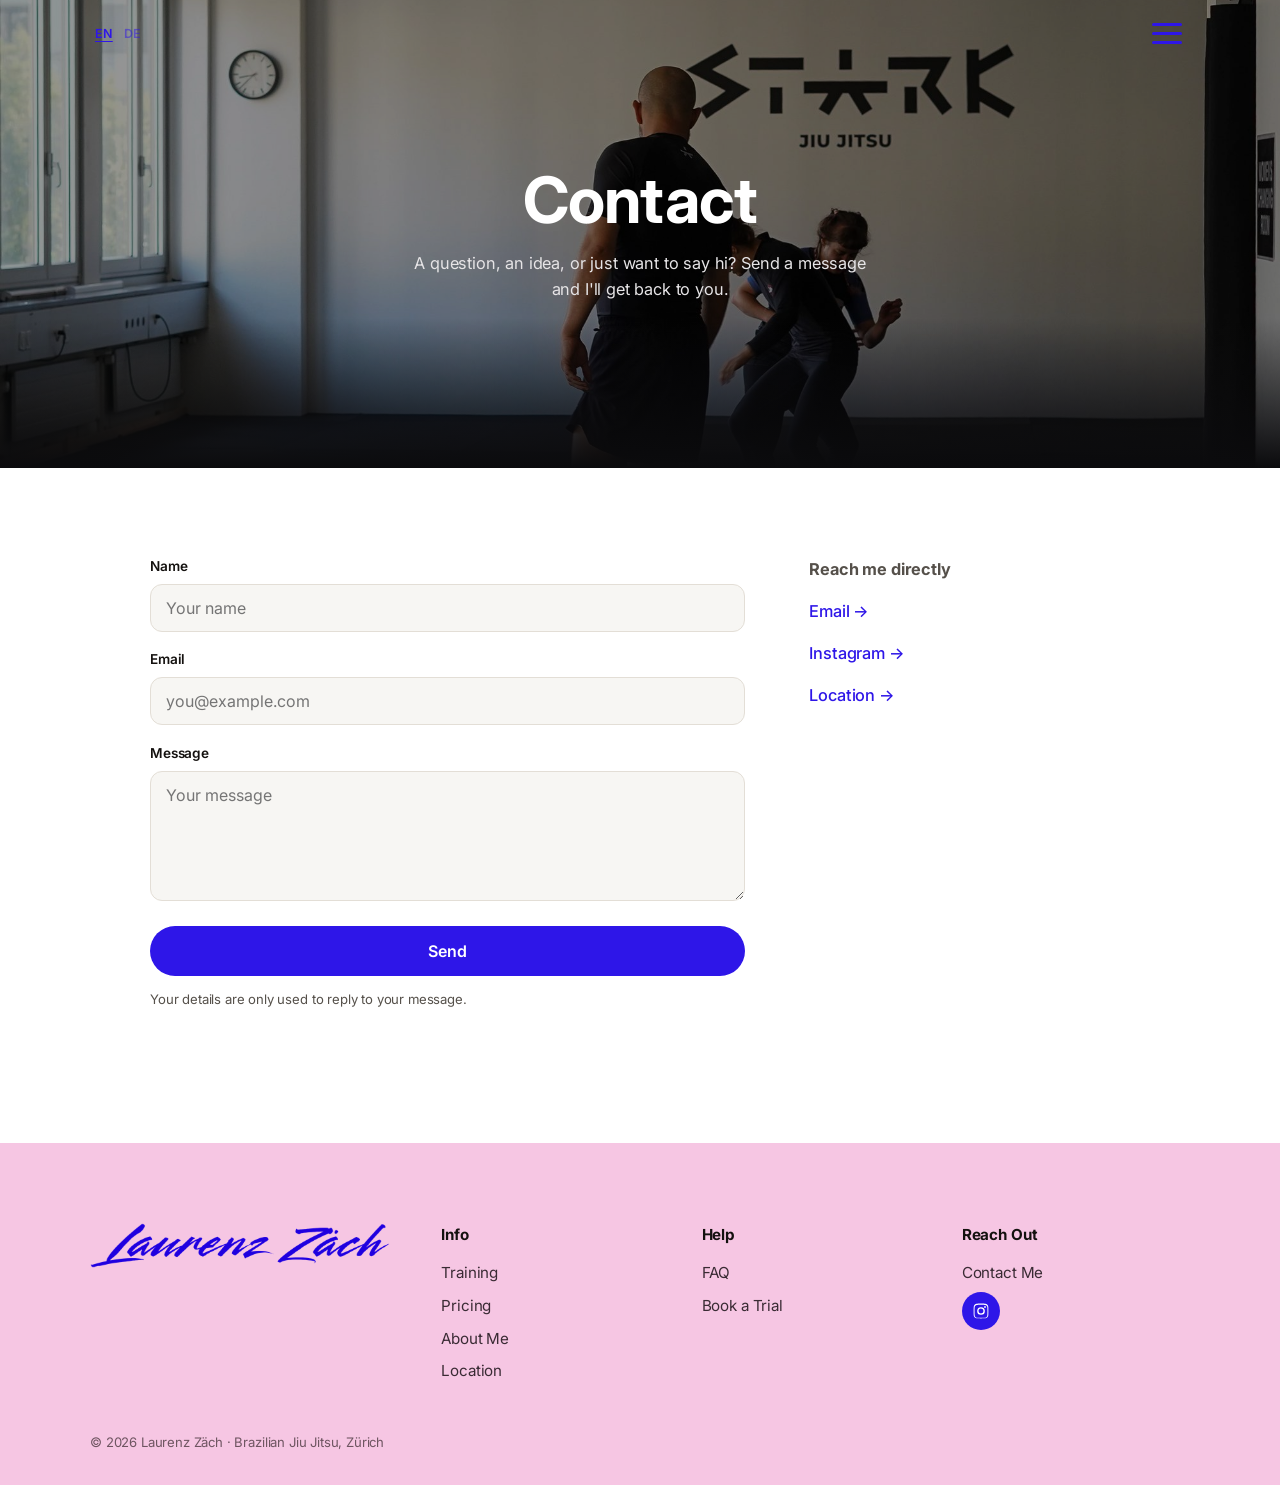
<file: contact/index.html>
<!DOCTYPE html>
<html lang="en">
<head>
<meta charset="UTF-8" />
<meta name="viewport" content="width=device-width, initial-scale=1.0" />
<title>Contact — Laurenz Zäch</title>
<meta name="description" content="Get in touch with Laurenz Zäch for No-Gi Jiu Jitsu and grappling coaching in Zürich. Send a message and I'll get back to you." />
<link rel="icon" type="image/png" href="/favicon.png" />
<link rel="apple-touch-icon" href="/favicon.png" />
<link rel="stylesheet" href="/styles.css" />
</head>
<body>
  <header class="site-header">
    <div class="wrap">
      <div class="lang-switch" aria-label="Language">
        <button data-lang="en">EN</button><button data-lang="de">DE</button>
      </div>
      <button class="menu-btn" aria-label="Open menu"><span></span><span></span><span></span></button>
    </div>
  </header>

  <nav class="menu-overlay" aria-label="Main menu">
    <button class="menu-close" aria-label="Close menu">✕</button>
    <a href="/">Home</a>
    <a href="/training/">Training</a>
    <a href="/pricing/">Pricing</a>
    <a href="/about/">About Me</a>
    <a href="/location/">Location</a>
    <a href="/book/">Book</a>
    <a href="/contact/">Contact</a>
  </nav>

  <main>
    <section class="page-hero short" style="background-image:url('/assets/contact/hero.jpg'); background-position: center 25%;">
      <div class="ph-inner">
        <h1>Contact</h1>
        <p>A question, an idea, or just want to say hi? Send a message and I'll get back to you.</p>
      </div>
    </section>

    <section class="book">
      <div class="wrap">
        <div class="book-grid">
          <div>
            <form id="contact-form" class="form">
              <input type="hidden" name="access_key" value="ff9651b4-a192-4464-9b91-e506e7a34489" />
              <input type="hidden" name="subject" value="New message from laurenzzaech.ch" />
              <input type="hidden" name="from_name" value="laurenzzaech.ch contact" />
              <input type="checkbox" name="botcheck" style="display:none" tabindex="-1" autocomplete="off" />

              <div class="field">
                <label for="name">Name</label>
                <input id="name" type="text" name="name" placeholder="Your name" required />
              </div>
              <div class="field">
                <label for="email">Email</label>
                <input id="email" type="email" name="email" placeholder="you@example.com" required />
              </div>
              <div class="field">
                <label for="message">Message</label>
                <textarea id="message" name="message" rows="5" placeholder="Your message" required></textarea>
              </div>

              <button type="submit" class="btn-submit" id="submit-btn">Send</button>
              <p class="form-note">Your details are only used to reply to your message.</p>
              <p class="form-status" id="status" role="status" aria-live="polite"></p>
            </form>

            <div class="thank-you" id="thank-you" hidden>
              <h3>Thanks, message sent.</h3>
              <p>I'll get back to you by email, usually within a day.</p>
            </div>
          </div>

          <aside class="book-aside">
            <p><strong>Reach me directly</strong></p>
            <p><a href="mailto:laurenz@laurenzzaech.ch">Email →</a></p>
            <p><a href="https://www.instagram.com/laurenzzaech" target="_blank" rel="noopener">Instagram →</a></p>
            <p><a href="/location/">Location →</a></p>
          </aside>
        </div>
      </div>
    </section>
  </main>

  <footer class="site-footer">
    <div class="wrap footer-grid">
      <div class="footer-name"><img class="footer-logo" src="/assets/footer-logo.png" alt="Laurenz Zäch" /></div>
      <div class="footer-col">
        <h4>Info</h4>
        <ul>
          <li><a href="/training/">Training</a></li>
          <li><a href="/pricing/">Pricing</a></li>
          <li><a href="/about/">About Me</a></li>
          <li><a href="/location/">Location</a></li>
        </ul>
      </div>
      <div class="footer-col">
        <h4>Help</h4>
        <ul>
          <li><a href="/faq/">FAQ</a></li>
          <li><a href="/book/">Book a Trial</a></li>
        </ul>
      </div>
      <div class="footer-col">
        <h4>Reach Out</h4>
        <ul>
          <li><a href="/contact/">Contact Me</a></li>
        </ul>
        <div class="socials">
          <a href="https://www.instagram.com/laurenzzaech" target="_blank" rel="noopener" aria-label="Instagram">
            <svg viewBox="0 0 24 24" xmlns="http://www.w3.org/2000/svg"><path d="M12 2.16c3.2 0 3.58.01 4.85.07 1.17.05 1.8.25 2.23.41.56.22.96.48 1.38.9.42.42.68.82.9 1.38.16.42.36 1.06.41 2.23.06 1.27.07 1.65.07 4.85s-.01 3.58-.07 4.85c-.05 1.17-.25 1.8-.41 2.23-.22.56-.48.96-.9 1.38-.42.42-.82.68-1.38.9-.42.16-1.06.36-2.23.41-1.27.06-1.65.07-4.85.07s-3.58-.01-4.85-.07c-1.17-.05-1.8-.25-2.23-.41a3.7 3.7 0 0 1-1.38-.9 3.7 3.7 0 0 1-.9-1.38c-.16-.42-.36-1.06-.41-2.23C2.17 15.58 2.16 15.2 2.16 12s.01-3.58.07-4.85c.05-1.17.25-1.8.41-2.23.22-.56.48-.96.9-1.38.42-.42.82-.68 1.38-.9.42-.16 1.06-.36 2.23-.41C8.42 2.17 8.8 2.16 12 2.16zm0 1.62c-3.15 0-3.5.01-4.74.07-.9.04-1.38.19-1.7.32-.43.16-.74.36-1.06.68-.32.32-.52.63-.68 1.06-.13.32-.28.8-.32 1.7-.06 1.24-.07 1.59-.07 4.74s.01 3.5.07 4.74c.04.9.19 1.38.32 1.7.16.43.36.74.68 1.06.32.32.63.52 1.06.68.32.13.8.28 1.7.32 1.24.06 1.59.07 4.74.07s3.5-.01 4.74-.07c.9-.04 1.38-.19 1.7-.32.43-.16.74-.36 1.06-.68.32-.32.52-.63.68-1.06.13-.32.28-.8.32-1.7.06-1.24.07-1.59.07-4.74s-.01-3.5-.07-4.74c-.04-.9-.19-1.38-.32-1.7a2.85 2.85 0 0 0-.68-1.06 2.85 2.85 0 0 0-1.06-.68c-.32-.13-.8-.28-1.7-.32-1.24-.06-1.59-.07-4.74-.07zM12 6.87a5.13 5.13 0 1 0 0 10.26 5.13 5.13 0 0 0 0-10.26zm0 8.46a3.33 3.33 0 1 1 0-6.66 3.33 3.33 0 0 1 0 6.66zm6.54-8.66a1.2 1.2 0 1 1-2.4 0 1.2 1.2 0 0 1 2.4 0z"/></svg>
          </a>
        </div>
      </div>
    </div>
    <div class="footer-bottom"><div class="wrap">© 2026 Laurenz Zäch · Brazilian Jiu Jitsu, Zürich</div></div>
  </footer>

  <script src="/app.js"></script>
  <script src="/i18n.js"></script>
  <script>
    const form = document.getElementById('contact-form');
    const status = document.getElementById('status');
    const btn = document.getElementById('submit-btn');
    const thankYou = document.getElementById('thank-you');
    form.addEventListener('submit', async (e) => {
      e.preventDefault();
      btn.disabled = true; status.textContent = 'Sending…';
      const data = Object.fromEntries(new FormData(form));
      try {
        const res = await fetch('https://api.web3forms.com/submit', {
          method: 'POST', headers: { 'Content-Type': 'application/json', 'Accept': 'application/json' },
          body: JSON.stringify(data)
        });
        const json = await res.json();
        if (json.success) { form.style.display = 'none'; thankYou.hidden = false; }
        else { status.textContent = '⚠ ' + (json.message || 'Something went wrong, please try again.'); btn.disabled = false; }
      } catch (err) { status.textContent = '⚠ Network error. Please try again.'; btn.disabled = false; }
    });
  </script>
</body>
</html>
</file>
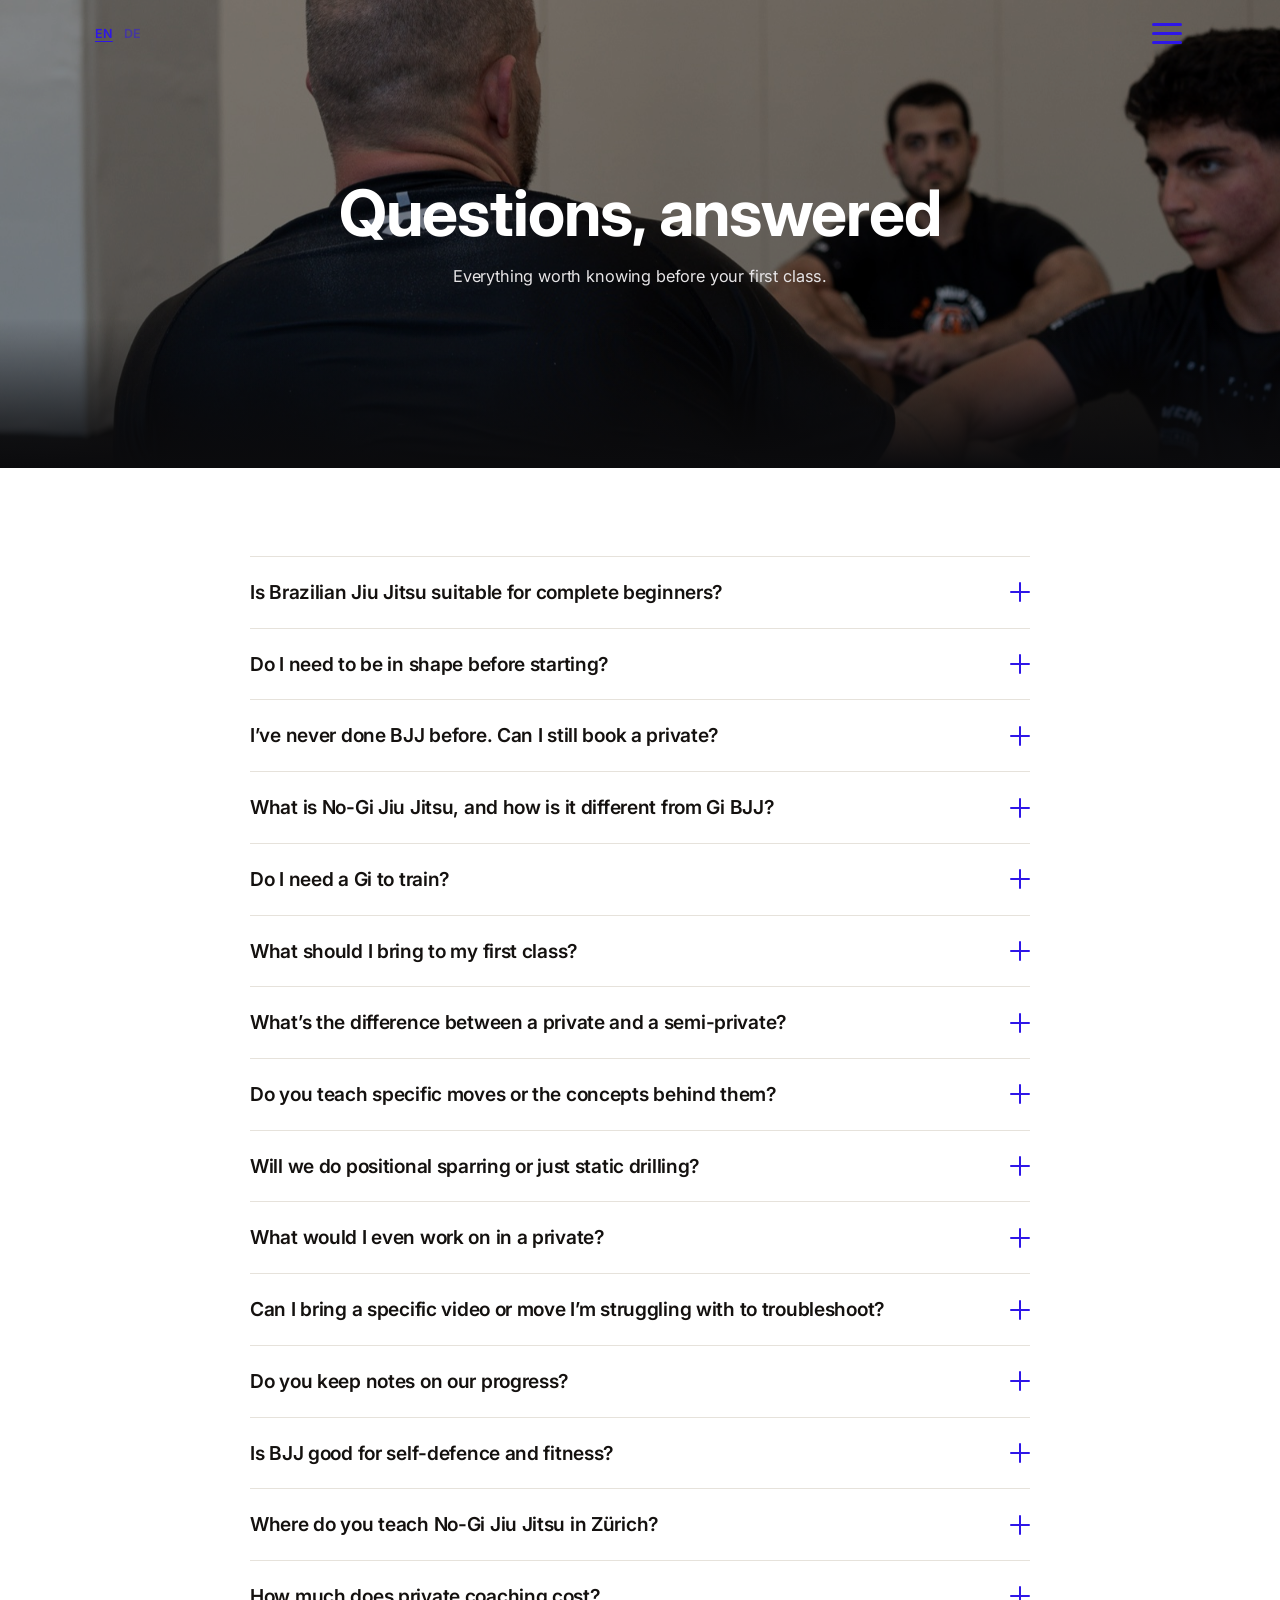
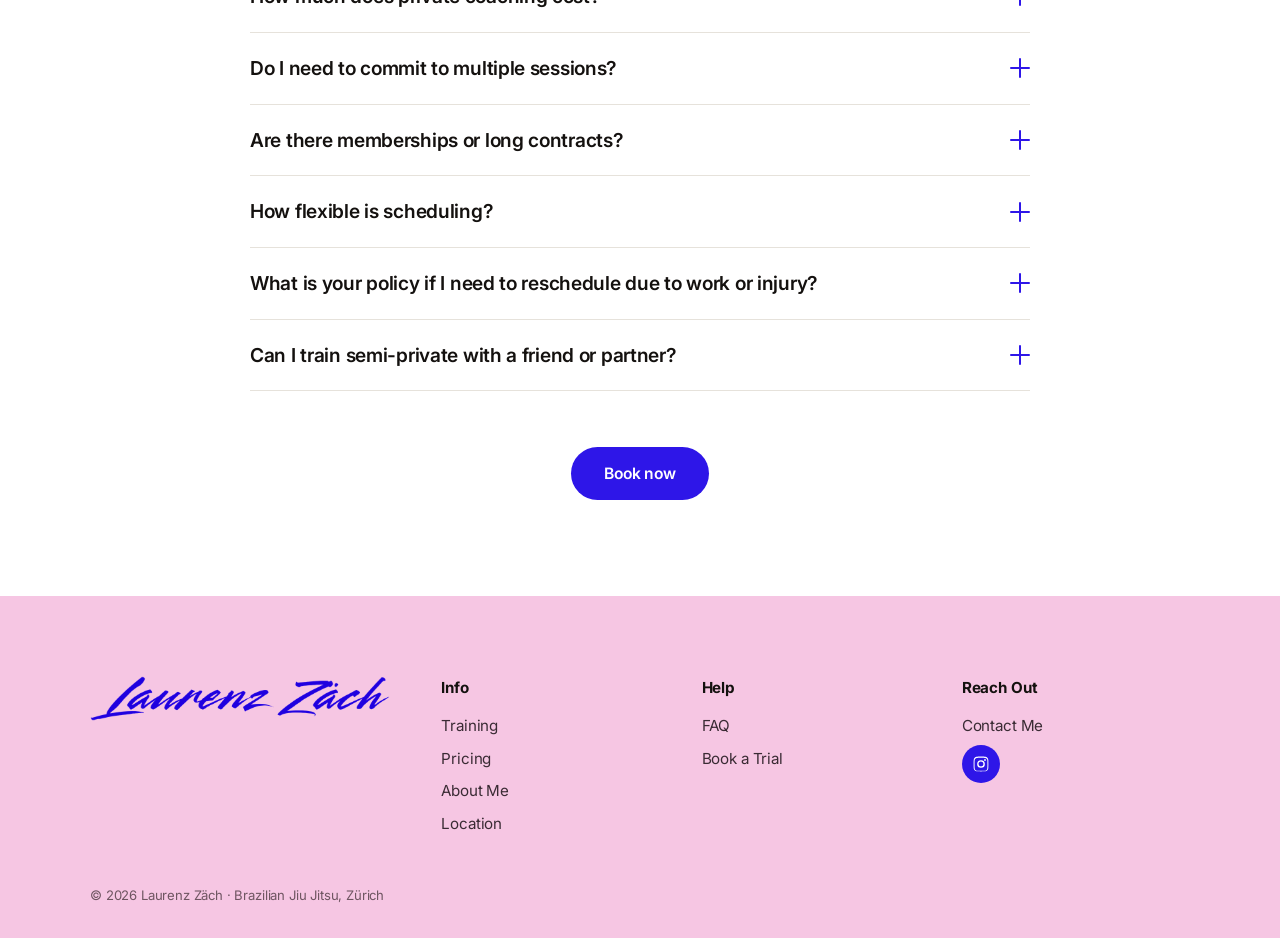
<file: faq/index.html>
<!DOCTYPE html>
<html lang="en">
<head>
<meta charset="UTF-8" />
<meta name="viewport" content="width=device-width, initial-scale=1.0" />
<title>FAQ — No-Gi Jiu Jitsu &amp; Grappling Coaching in Zürich | Laurenz Zäch</title>
<meta name="description" content="Answers to common questions about private (one to one) and semi-private (two to one) No-Gi Brazilian Jiu Jitsu and grappling coaching in Zürich: beginners, what to bring, cost, scheduling, and how sessions work." />
<link rel="icon" type="image/png" href="/favicon.png" />
<link rel="apple-touch-icon" href="/favicon.png" />
<link rel="stylesheet" href="/styles.css" />
<script type="application/ld+json">
{
  "@context": "https://schema.org",
  "@type": "FAQPage",
  "mainEntity": [
    {"@type":"Question","name":"Is Brazilian Jiu Jitsu suitable for complete beginners?","acceptedAnswer":{"@type":"Answer","text":"Absolutely. Every session is built around you, so complete beginners and experienced grapplers both train at their own pace. In a private (one to one) you get my full attention from your very first minute on the mat, which is the fastest and safest way to start."}},
    {"@type":"Question","name":"Do I need to be in shape before starting?","acceptedAnswer":{"@type":"Answer","text":"Not at all. Getting in shape happens as you train, not before. We start where you are and build your fitness, coordination and confidence session by session, at a pace that feels right for you."}},
    {"@type":"Question","name":"I have never done BJJ before. Can I still book a private?","acceptedAnswer":{"@type":"Answer","text":"Yes, and it is one of the best ways to begin. We start from the very basics, cover safety and the core positions, and go entirely at your pace, with no pressure and no prior experience needed."}},
    {"@type":"Question","name":"What is No-Gi Jiu Jitsu, and how is it different from Gi BJJ?","acceptedAnswer":{"@type":"Answer","text":"No-Gi Jiu Jitsu is grappling without the traditional kimono. Instead of gripping the cloth, you control the body directly, which makes the game faster and more athletic. Everything we do here is No-Gi, so you never need a Gi."}},
    {"@type":"Question","name":"Do I need a Gi to train?","acceptedAnswer":{"@type":"Answer","text":"No. We train No-Gi, so all you need is a rash guard and shorts or leggings. That keeps things simple and means you can start without buying any special kit."}},
    {"@type":"Question","name":"What should I bring to my first class?","acceptedAnswer":{"@type":"Answer","text":"Comfortable athletic clothing, ideally a rash guard and shorts or leggings, plus a water bottle. No-Gi and no experience are needed, just a bit of curiosity and a willingness to learn."}},
    {"@type":"Question","name":"What is the difference between a private and a semi-private?","acceptedAnswer":{"@type":"Answer","text":"A private is one to one: just you and me, with my full attention on your game. A semi-private is two to one: you train with a partner while I coach you both, so you keep each other motivated and share the learning. I only ever coach one or two people at a time."}},
    {"@type":"Question","name":"Do you teach specific moves or the concepts behind them?","acceptedAnswer":{"@type":"Answer","text":"I teach principles more than isolated moves. Once you understand the why behind a technique, you can apply the same logic across several positions, so you learn faster and can solve problems on your own instead of memorising endless sequences."}},
    {"@type":"Question","name":"Will we do positional sparring or just static drilling?","acceptedAnswer":{"@type":"Answer","text":"We will use progressive resistance. You will test the moves against me or your partner to ensure they work under pressure, not just in a cooperative drill, so what you learn actually holds up when someone resists."}},
    {"@type":"Question","name":"What would I even work on in a private?","acceptedAnswer":{"@type":"Answer","text":"Totally up to you. If you are unsure, we will start rolling, spot what needs the most work, and build a plan around your goals, whether that is fundamentals, a specific position, competition prep, or simply moving better."}},
    {"@type":"Question","name":"Can I bring a specific video or move I am struggling with to troubleshoot?","acceptedAnswer":{"@type":"Answer","text":"Absolutely. Send it over ahead of time and I will have a breakdown ready for your session, so we make the most of our time on the mat and fix the exact thing that is holding you back."}},
    {"@type":"Question","name":"Do you keep notes on our progress?","acceptedAnswer":{"@type":"Answer","text":"Yes. I keep a digital log for every private student, so we always pick up exactly where we left off and build a cohesive system over time rather than a random collection of techniques."}},
    {"@type":"Question","name":"Is BJJ good for self-defence and fitness?","acceptedAnswer":{"@type":"Answer","text":"Both. No-Gi Jiu Jitsu and grappling build real, tested skills for controlling a situation calmly, and because sessions are active and personal, they are an excellent workout for strength, mobility and conditioning at the same time."}},
    {"@type":"Question","name":"Where do you teach No-Gi Jiu Jitsu in Zürich?","acceptedAnswer":{"@type":"Answer","text":"Sessions take place in a private setting in Zürich. Once you book, I will send you the exact location and directions, along with everything you need to know before your first session."}},
    {"@type":"Question","name":"How much does private coaching cost?","acceptedAnswer":{"@type":"Answer","text":"There is a trial to start, then simple per-class rates for private (one to one) and semi-private (two to one), with packs of 1, 5 or 10 classes. You can see the full breakdown on the pricing page."}},
    {"@type":"Question","name":"Do I need to commit to multiple sessions?","acceptedAnswer":{"@type":"Answer","text":"No. You start with a trial class, and only then decide how many sessions you would like. There is no obligation to continue and no pressure to sign up for a big package upfront."}},
    {"@type":"Question","name":"Are there memberships or long contracts?","acceptedAnswer":{"@type":"Answer","text":"None. There are no memberships and no lock-in. You simply book the classes you want, when you want them, and buy a pack only if and when it suits you."}},
    {"@type":"Question","name":"How flexible is scheduling?","acceptedAnswer":{"@type":"Answer","text":"Very. Sessions are arranged around you, so we find times that fit your week, whether that is early mornings, evenings or weekends. Because it is private coaching, we are not tied to a fixed class timetable."}},
    {"@type":"Question","name":"What is your policy if I need to reschedule due to work or injury?","acceptedAnswer":{"@type":"Answer","text":"Life happens. Just give me 24 hours notice and we will move your session to another time at no charge. I would always rather you train when you are fresh and healthy."}},
    {"@type":"Question","name":"Can I train semi-private with a friend or partner?","acceptedAnswer":{"@type":"Answer","text":"Yes, that is exactly what semi-private is for. Bring a friend, partner or colleague and I will coach the two of you together (two to one). If you do not have a partner, get in touch and we will find a good fit."}}
  ]
}
</script>
</head>
<body>
  <header class="site-header">
    <div class="wrap">
      <div class="lang-switch" aria-label="Language">
        <button data-lang="en">EN</button><button data-lang="de">DE</button>
      </div>
      <button class="menu-btn" aria-label="Open menu"><span></span><span></span><span></span></button>
    </div>
  </header>

    <nav class="menu-overlay" aria-label="Main menu">
    <button class="menu-close" aria-label="Close menu">✕</button>
    <a href="/">Home</a>
    <a href="/training/">Training</a>
    <a href="/pricing/">Pricing</a>
    <a href="/about/">About Me</a>
    <a href="/location/">Location</a>
    <a href="/book/">Book</a>
    <a href="/contact/">Contact</a>
  </nav>

  <main>
    <section class="page-hero short" style="background-image:url('/assets/faq/hero.jpg')">
      <div class="ph-inner">
        <h1>Questions, answered</h1>
        <p>Everything worth knowing before your first class.</p>
      </div>
    </section>

    <section class="faq-page">
      <div class="wrap">
        <div class="faq-list">
          <details class="faq-q"><summary><span>Is Brazilian Jiu Jitsu suitable for complete beginners?</span><span class="plus"></span></summary><div class="faq-a">Absolutely. Every session is built around you, so complete beginners and experienced grapplers both train at their own pace. In a private (one to one) you get my full attention from your very first minute on the mat, which is the fastest and safest way to start.</div></details>
          <details class="faq-q"><summary><span>Do I need to be in shape before starting?</span><span class="plus"></span></summary><div class="faq-a">Not at all. Getting in shape happens as you train, not before. We start where you are and build your fitness, coordination and confidence session by session, at a pace that feels right for you.</div></details>
          <details class="faq-q"><summary><span>I&rsquo;ve never done BJJ before. Can I still book a private?</span><span class="plus"></span></summary><div class="faq-a">Yes, and it&rsquo;s one of the best ways to begin. We start from the very basics, cover safety and the core positions, and go entirely at your pace, with no pressure and no prior experience needed.</div></details>
          <details class="faq-q"><summary><span>What is No-Gi Jiu Jitsu, and how is it different from Gi BJJ?</span><span class="plus"></span></summary><div class="faq-a">No-Gi Jiu Jitsu is grappling without the traditional kimono. Instead of gripping the cloth, you control the body directly, which makes the game faster and more athletic. Everything we do here is No-Gi, so you never need a Gi.</div></details>
          <details class="faq-q"><summary><span>Do I need a Gi to train?</span><span class="plus"></span></summary><div class="faq-a">No. We train No-Gi, so all you need is a rash guard and shorts or leggings. That keeps things simple and means you can start without buying any special kit.</div></details>
          <details class="faq-q"><summary><span>What should I bring to my first class?</span><span class="plus"></span></summary><div class="faq-a">Comfortable athletic clothing, ideally a rash guard and shorts or leggings, plus a water bottle. No-Gi and no experience are needed, just a bit of curiosity and a willingness to learn.</div></details>
          <details class="faq-q"><summary><span>What&rsquo;s the difference between a private and a semi-private?</span><span class="plus"></span></summary><div class="faq-a">A private is one to one: just you and me, with my full attention on your game. A semi-private is two to one: you train with a partner while I coach you both, so you keep each other motivated and share the learning. I only ever coach one or two people at a time.</div></details>
          <details class="faq-q"><summary><span>Do you teach specific moves or the concepts behind them?</span><span class="plus"></span></summary><div class="faq-a">I teach principles more than isolated moves. Once you understand the &lsquo;why&rsquo; behind a technique, you can apply the same logic across several positions, so you learn faster and can solve problems on your own instead of memorising endless sequences.</div></details>
          <details class="faq-q"><summary><span>Will we do positional sparring or just static drilling?</span><span class="plus"></span></summary><div class="faq-a">We&rsquo;ll use progressive resistance. You&rsquo;ll test the moves against me or your partner to ensure they work under pressure, not just in a cooperative drill, so what you learn actually holds up when someone resists.</div></details>
          <details class="faq-q"><summary><span>What would I even work on in a private?</span><span class="plus"></span></summary><div class="faq-a">Totally up to you. If you&rsquo;re unsure, we&rsquo;ll start rolling, spot what needs the most work, and build a plan around your goals, whether that&rsquo;s fundamentals, a specific position, competition prep, or simply moving better.</div></details>
          <details class="faq-q"><summary><span>Can I bring a specific video or move I&rsquo;m struggling with to troubleshoot?</span><span class="plus"></span></summary><div class="faq-a">Absolutely. Send it over ahead of time and I&rsquo;ll have a breakdown ready for your session, so we make the most of our time on the mat and fix the exact thing that&rsquo;s holding you back.</div></details>
          <details class="faq-q"><summary><span>Do you keep notes on our progress?</span><span class="plus"></span></summary><div class="faq-a">Yes. I keep a digital log for every private student, so we always pick up exactly where we left off and build a cohesive system over time rather than a random collection of techniques.</div></details>
          <details class="faq-q"><summary><span>Is BJJ good for self-defence and fitness?</span><span class="plus"></span></summary><div class="faq-a">Both. No-Gi Jiu Jitsu and grappling build real, tested skills for controlling a situation calmly, and because sessions are active and personal, they&rsquo;re an excellent workout for strength, mobility and conditioning at the same time.</div></details>
          <details class="faq-q"><summary><span>Where do you teach No-Gi Jiu Jitsu in Zürich?</span><span class="plus"></span></summary><div class="faq-a">Sessions take place in a private setting in Zürich. Once you book, I&rsquo;ll send you the exact location and directions, along with everything you need to know before your first session.</div></details>
          <details class="faq-q"><summary><span>How much does private coaching cost?</span><span class="plus"></span></summary><div class="faq-a">There&rsquo;s a trial to start, then simple per-class rates for private (one to one) and semi-private (two to one), with packs of 1, 5 or 10 classes. You can see the full breakdown on the pricing page.</div></details>
          <details class="faq-q"><summary><span>Do I need to commit to multiple sessions?</span><span class="plus"></span></summary><div class="faq-a">No. You start with a trial class, and only then decide how many sessions you&rsquo;d like. There&rsquo;s no obligation to continue and no pressure to sign up for a big package upfront.</div></details>
          <details class="faq-q"><summary><span>Are there memberships or long contracts?</span><span class="plus"></span></summary><div class="faq-a">None. There are no memberships and no lock-in. You simply book the classes you want, when you want them, and buy a pack only if and when it suits you.</div></details>
          <details class="faq-q"><summary><span>How flexible is scheduling?</span><span class="plus"></span></summary><div class="faq-a">Very. Sessions are arranged around you, so we find times that fit your week, whether that&rsquo;s early mornings, evenings or weekends. Because it&rsquo;s private coaching, we&rsquo;re not tied to a fixed class timetable.</div></details>
          <details class="faq-q"><summary><span>What is your policy if I need to reschedule due to work or injury?</span><span class="plus"></span></summary><div class="faq-a">Life happens. Just give me 24 hours&rsquo; notice and we&rsquo;ll move your session to another time at no charge. I&rsquo;d always rather you train when you&rsquo;re fresh and healthy.</div></details>
          <details class="faq-q"><summary><span>Can I train semi-private with a friend or partner?</span><span class="plus"></span></summary><div class="faq-a">Yes, that&rsquo;s exactly what semi-private is for. Bring a friend, partner or colleague and I&rsquo;ll coach the two of you together (two to one). If you don&rsquo;t have a partner, get in touch and we&rsquo;ll find a good fit.</div></details>
        </div>

        <div style="text-align:center; margin-top: clamp(2.5rem,6vw,3.5rem);">
          <a class="btn" href="/book/">Book now</a>
        </div>
      </div>
    </section>
  </main>

  <footer class="site-footer">
    <div class="wrap footer-grid">
      <div class="footer-name"><img class="footer-logo" src="/assets/footer-logo.png" alt="Laurenz Zäch" /></div>
      <div class="footer-col">
        <h4>Info</h4>
        <ul>
          <li><a href="/training/">Training</a></li>
          <li><a href="/pricing/">Pricing</a></li>
          <li><a href="/about/">About Me</a></li>
          <li><a href="/location/">Location</a></li>
        </ul>
      </div>
      <div class="footer-col">
        <h4>Help</h4>
        <ul>
          <li><a href="/faq/">FAQ</a></li>
          <li><a href="/book/">Book a Trial</a></li>
        </ul>
      </div>
      <div class="footer-col">
        <h4>Reach Out</h4>
        <ul>
          <li><a href="/contact/">Contact Me</a></li>
        </ul>
        <div class="socials">
          <a href="https://www.instagram.com/laurenzzaech" target="_blank" rel="noopener" aria-label="Instagram">
            <svg viewBox="0 0 24 24" xmlns="http://www.w3.org/2000/svg"><path d="M12 2.16c3.2 0 3.58.01 4.85.07 1.17.05 1.8.25 2.23.41.56.22.96.48 1.38.9.42.42.68.82.9 1.38.16.42.36 1.06.41 2.23.06 1.27.07 1.65.07 4.85s-.01 3.58-.07 4.85c-.05 1.17-.25 1.8-.41 2.23-.22.56-.48.96-.9 1.38-.42.42-.82.68-1.38.9-.42.16-1.06.36-2.23.41-1.27.06-1.65.07-4.85.07s-3.58-.01-4.85-.07c-1.17-.05-1.8-.25-2.23-.41a3.7 3.7 0 0 1-1.38-.9 3.7 3.7 0 0 1-.9-1.38c-.16-.42-.36-1.06-.41-2.23C2.17 15.58 2.16 15.2 2.16 12s.01-3.58.07-4.85c.05-1.17.25-1.8.41-2.23.22-.56.48-.96.9-1.38.42-.42.82-.68 1.38-.9.42-.16 1.06-.36 2.23-.41C8.42 2.17 8.8 2.16 12 2.16zm0 1.62c-3.15 0-3.5.01-4.74.07-.9.04-1.38.19-1.7.32-.43.16-.74.36-1.06.68-.32.32-.52.63-.68 1.06-.13.32-.28.8-.32 1.7-.06 1.24-.07 1.59-.07 4.74s.01 3.5.07 4.74c.04.9.19 1.38.32 1.7.16.43.36.74.68 1.06.32.32.63.52 1.06.68.32.13.8.28 1.7.32 1.24.06 1.59.07 4.74.07s3.5-.01 4.74-.07c.9-.04 1.38-.19 1.7-.32.43-.16.74-.36 1.06-.68.32-.32.52-.63.68-1.06.13-.32.28-.8.32-1.7.06-1.24.07-1.59.07-4.74s-.01-3.5-.07-4.74c-.04-.9-.19-1.38-.32-1.7a2.85 2.85 0 0 0-.68-1.06 2.85 2.85 0 0 0-1.06-.68c-.32-.13-.8-.28-1.7-.32-1.24-.06-1.59-.07-4.74-.07zM12 6.87a5.13 5.13 0 1 0 0 10.26 5.13 5.13 0 0 0 0-10.26zm0 8.46a3.33 3.33 0 1 1 0-6.66 3.33 3.33 0 0 1 0 6.66zm6.54-8.66a1.2 1.2 0 1 1-2.4 0 1.2 1.2 0 0 1 2.4 0z"/></svg>
          </a>
        </div>
      </div>
    </div>
    <div class="footer-bottom"><div class="wrap">© 2026 Laurenz Zäch · Brazilian Jiu Jitsu, Zürich</div></div>
  </footer>

  <script src="/app.js"></script>
  <script src="/i18n.js"></script>
</body>
</html>
</file>
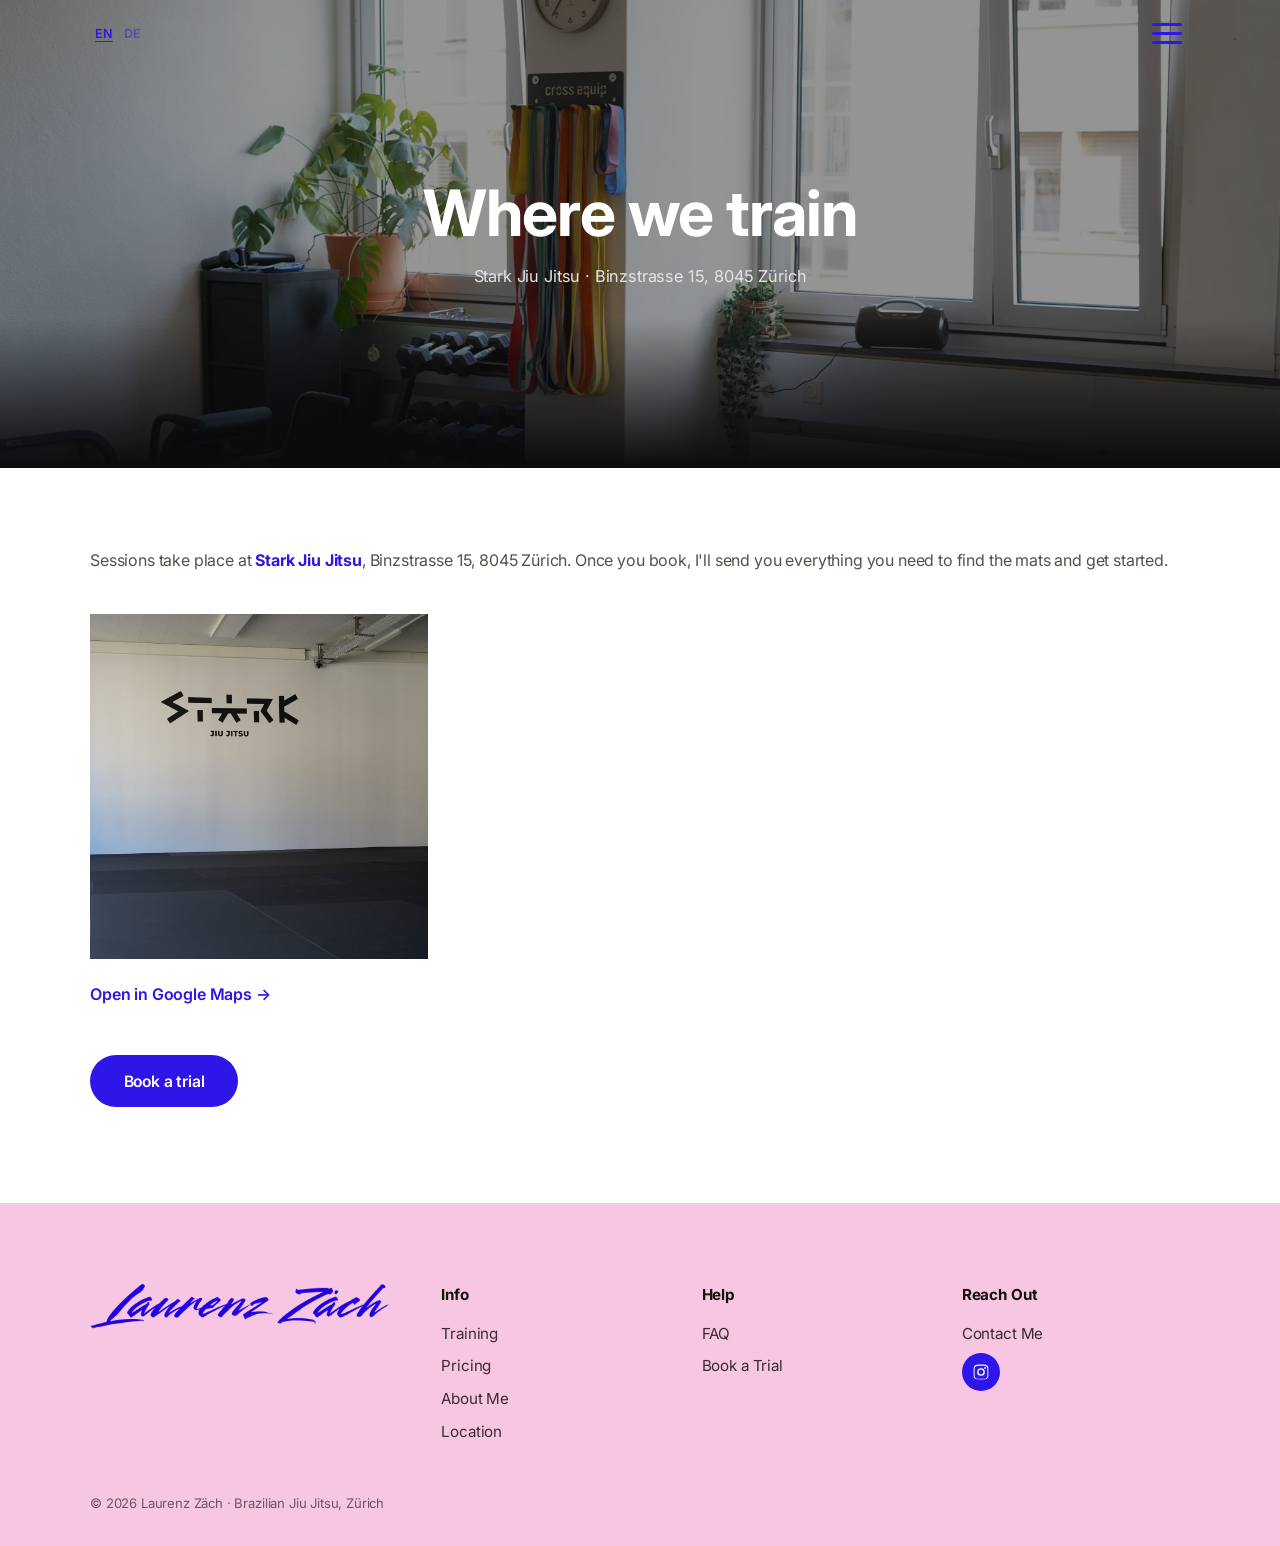
<file: location/index.html>
<!DOCTYPE html>
<html lang="en">
<head>
<meta charset="UTF-8" />
<meta name="viewport" content="width=device-width, initial-scale=1.0" />
<title>Location — Laurenz Zäch | Stark Jiu Jitsu, Zürich</title>
<meta name="description" content="Where to train: sessions take place at Stark Jiu Jitsu, Binzstrasse 15, Zürich. Directions and map." />
<link rel="icon" type="image/png" href="/favicon.png" />
<link rel="apple-touch-icon" href="/favicon.png" />
<link rel="stylesheet" href="/styles.css" />
</head>
<body>
  <header class="site-header">
    <div class="wrap">
      <div class="lang-switch" aria-label="Language">
        <button data-lang="en">EN</button><button data-lang="de">DE</button>
      </div>
      <button class="menu-btn" aria-label="Open menu"><span></span><span></span><span></span></button>
    </div>
  </header>

  <nav class="menu-overlay" aria-label="Main menu">
    <button class="menu-close" aria-label="Close menu">✕</button>
    <a href="/">Home</a>
    <a href="/training/">Training</a>
    <a href="/pricing/">Pricing</a>
    <a href="/about/">About Me</a>
    <a href="/location/">Location</a>
    <a href="/book/">Book</a>
    <a href="/contact/">Contact</a>
  </nav>

  <main>
    <section class="page-hero short" style="background-image:url('/assets/location/gym.jpg'); background-position: center 18%;">
      <div class="ph-inner">
        <h1>Where we train</h1>
        <p>Stark Jiu Jitsu · Binzstrasse 15, 8045 Zürich</p>
      </div>
    </section>

    <section class="location-page">
      <div class="wrap">
        <p class="loc-meta" style="margin-top:0;">Sessions take place at <a href="https://www.starkjiujitsu.ch/" target="_blank" rel="noopener"><strong>Stark Jiu Jitsu</strong></a>, Binzstrasse 15, 8045 Zürich. Once you book, I'll send you everything you need to find the mats and get started.</p>

        <div class="loc-duo">
          <figure><img src="/assets/location/mats.jpg" alt="The Stark Jiu Jitsu mat room in Zürich" loading="lazy" /></figure>
          <div class="map-wrap">
            <iframe
              src="https://www.google.com/maps?q=Stark%20Jiu%20Jitsu%2C%20Binzstrasse%2015%2C%208045%20Z%C3%BCrich&output=embed"
              loading="lazy" referrerpolicy="no-referrer-when-downgrade"
              title="Map to Stark Jiu Jitsu, Binzstrasse 15, Zürich"></iframe>
          </div>
        </div>

        <p class="loc-meta">
          <a href="https://www.google.com/maps/search/?api=1&query=Stark+Jiu+Jitsu,+Binzstrasse+15,+8045+Zürich" target="_blank" rel="noopener">Open in Google Maps →</a>
        </p>

        <div style="margin-top: clamp(2rem,5vw,3rem);">
          <a class="btn" href="/book/">Book a trial</a>
        </div>
      </div>
    </section>
  </main>

  <footer class="site-footer">
    <div class="wrap footer-grid">
      <div class="footer-name"><img class="footer-logo" src="/assets/footer-logo.png" alt="Laurenz Zäch" /></div>
      <div class="footer-col">
        <h4>Info</h4>
        <ul>
          <li><a href="/training/">Training</a></li>
          <li><a href="/pricing/">Pricing</a></li>
          <li><a href="/about/">About Me</a></li>
          <li><a href="/location/">Location</a></li>
        </ul>
      </div>
      <div class="footer-col">
        <h4>Help</h4>
        <ul>
          <li><a href="/faq/">FAQ</a></li>
          <li><a href="/book/">Book a Trial</a></li>
        </ul>
      </div>
      <div class="footer-col">
        <h4>Reach Out</h4>
        <ul>
          <li><a href="/contact/">Contact Me</a></li>
        </ul>
        <div class="socials">
          <a href="https://www.instagram.com/laurenzzaech" target="_blank" rel="noopener" aria-label="Instagram">
            <svg viewBox="0 0 24 24" xmlns="http://www.w3.org/2000/svg"><path d="M12 2.16c3.2 0 3.58.01 4.85.07 1.17.05 1.8.25 2.23.41.56.22.96.48 1.38.9.42.42.68.82.9 1.38.16.42.36 1.06.41 2.23.06 1.27.07 1.65.07 4.85s-.01 3.58-.07 4.85c-.05 1.17-.25 1.8-.41 2.23-.22.56-.48.96-.9 1.38-.42.42-.82.68-1.38.9-.42.16-1.06.36-2.23.41-1.27.06-1.65.07-4.85.07s-3.58-.01-4.85-.07c-1.17-.05-1.8-.25-2.23-.41a3.7 3.7 0 0 1-1.38-.9 3.7 3.7 0 0 1-.9-1.38c-.16-.42-.36-1.06-.41-2.23C2.17 15.58 2.16 15.2 2.16 12s.01-3.58.07-4.85c.05-1.17.25-1.8.41-2.23.22-.56.48-.96.9-1.38.42-.42.82-.68 1.38-.9.42-.16 1.06-.36 2.23-.41C8.42 2.17 8.8 2.16 12 2.16zm0 1.62c-3.15 0-3.5.01-4.74.07-.9.04-1.38.19-1.7.32-.43.16-.74.36-1.06.68-.32.32-.52.63-.68 1.06-.13.32-.28.8-.32 1.7-.06 1.24-.07 1.59-.07 4.74s.01 3.5.07 4.74c.04.9.19 1.38.32 1.7.16.43.36.74.68 1.06.32.32.63.52 1.06.68.32.13.8.28 1.7.32 1.24.06 1.59.07 4.74.07s3.5-.01 4.74-.07c.9-.04 1.38-.19 1.7-.32.43-.16.74-.36 1.06-.68.32-.32.52-.63.68-1.06.13-.32.28-.8.32-1.7.06-1.24.07-1.59.07-4.74s-.01-3.5-.07-4.74c-.04-.9-.19-1.38-.32-1.7a2.85 2.85 0 0 0-.68-1.06 2.85 2.85 0 0 0-1.06-.68c-.32-.13-.8-.28-1.7-.32-1.24-.06-1.59-.07-4.74-.07zM12 6.87a5.13 5.13 0 1 0 0 10.26 5.13 5.13 0 0 0 0-10.26zm0 8.46a3.33 3.33 0 1 1 0-6.66 3.33 3.33 0 0 1 0 6.66zm6.54-8.66a1.2 1.2 0 1 1-2.4 0 1.2 1.2 0 0 1 2.4 0z"/></svg>
          </a>
        </div>
      </div>
    </div>
    <div class="footer-bottom"><div class="wrap">© 2026 Laurenz Zäch · Brazilian Jiu Jitsu, Zürich</div></div>
  </footer>

  <script src="/app.js"></script>
  <script src="/i18n.js"></script>
</body>
</html>
</file>
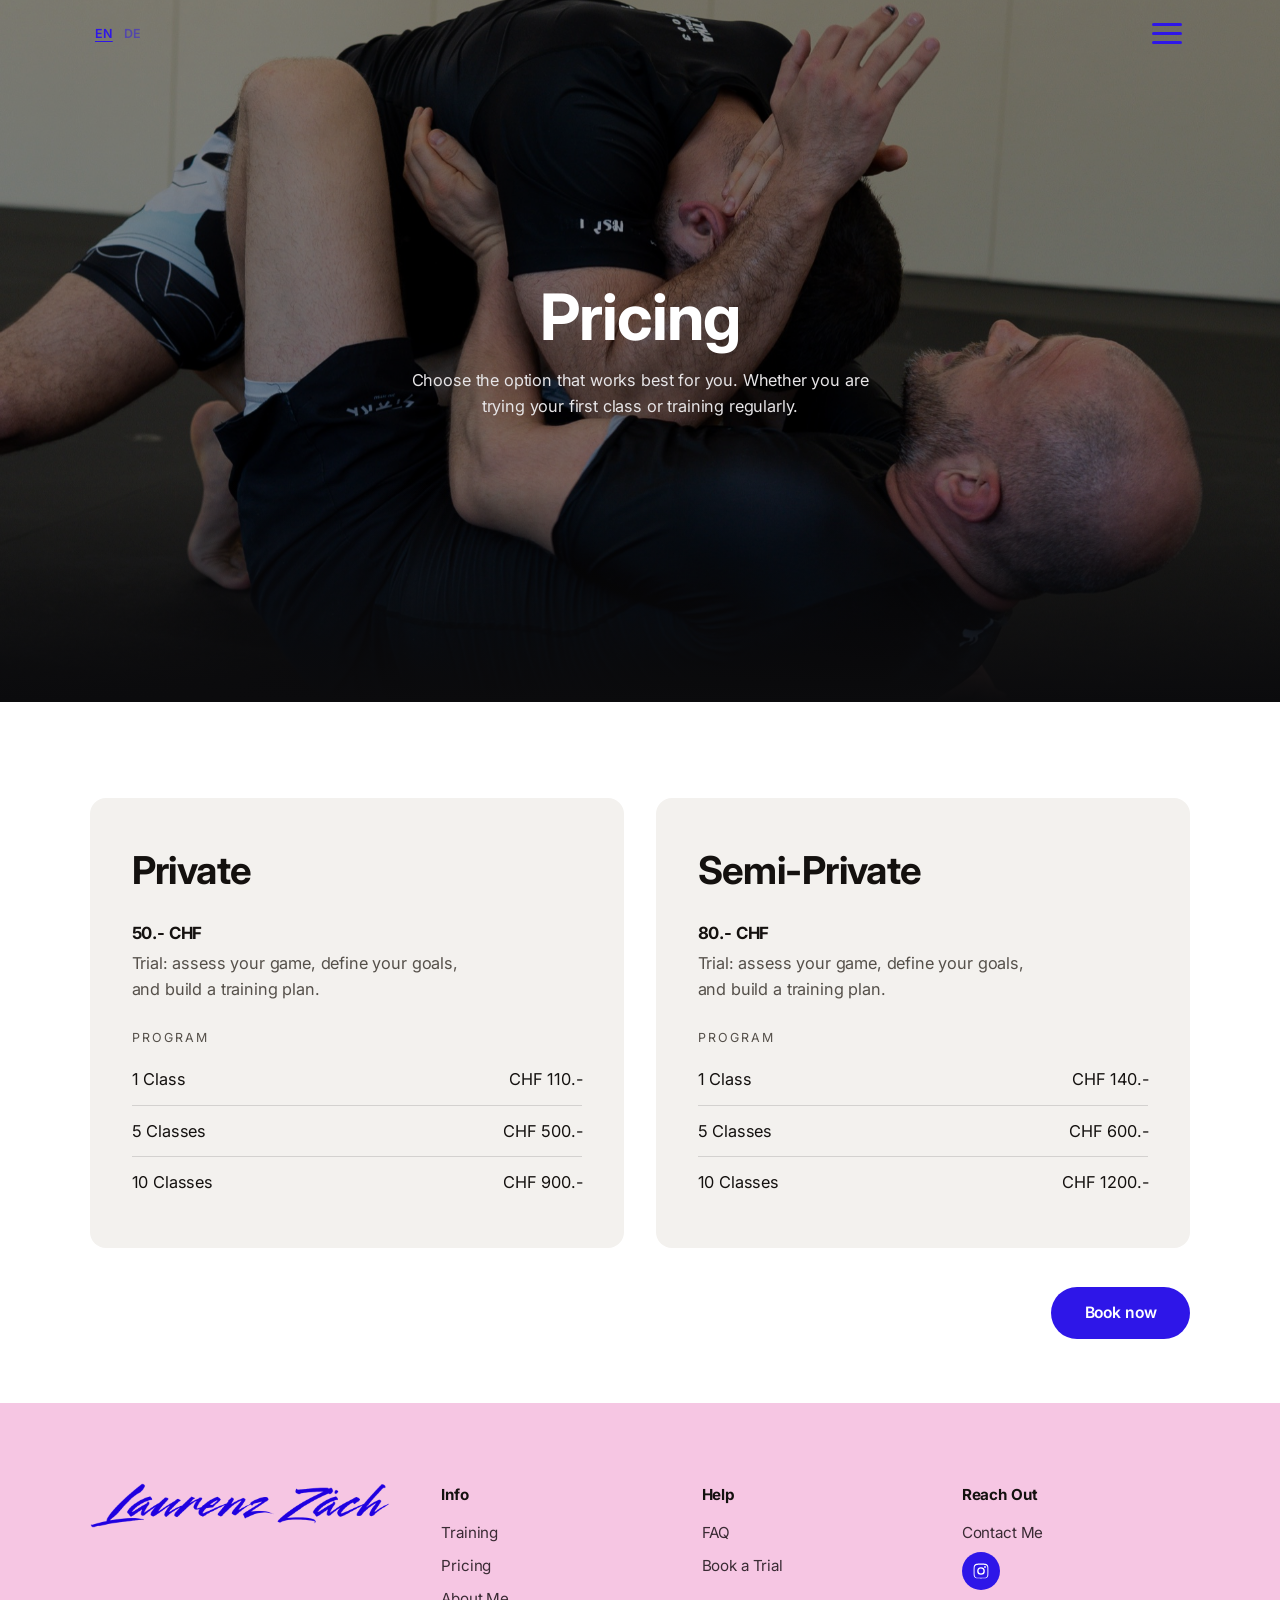
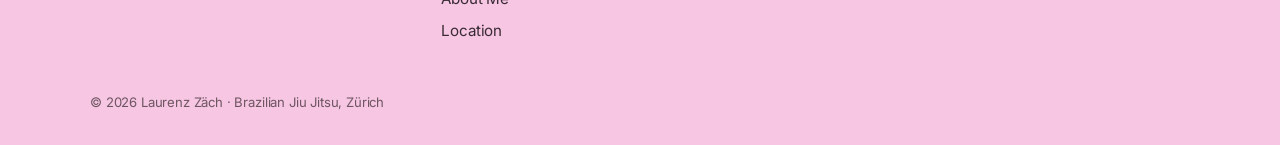
<file: pricing/index.html>
<!DOCTYPE html>
<html lang="en">
<head>
<meta charset="UTF-8" />
<meta name="viewport" content="width=device-width, initial-scale=1.0" />
<title>Pricing — Laurenz Zäch</title>
<meta name="description" content="Simple, fair rates for No-Gi Jiu Jitsu and grappling in Zürich. Private and semi-private coaching, no memberships, no lock in." />
<link rel="icon" type="image/png" href="/favicon.png" />
<link rel="apple-touch-icon" href="/favicon.png" />
<link rel="stylesheet" href="/styles.css" />
</head>
<body>
  <header class="site-header">
    <div class="wrap">
      <div class="lang-switch" aria-label="Language">
        <button data-lang="en">EN</button><button data-lang="de">DE</button>
      </div>
      <button class="menu-btn" aria-label="Open menu"><span></span><span></span><span></span></button>
    </div>
  </header>

    <nav class="menu-overlay" aria-label="Main menu">
    <button class="menu-close" aria-label="Close menu">✕</button>
    <a href="/">Home</a>
    <a href="/training/">Training</a>
    <a href="/pricing/">Pricing</a>
    <a href="/about/">About Me</a>
    <a href="/location/">Location</a>
    <a href="/book/">Book</a>
    <a href="/contact/">Contact</a>
  </nav>

  <main>
    <!-- Hero -->
    <section class="page-hero" style="background-image:url('/assets/pricing/hero.jpg')">
      <div class="ph-inner">
        <h1>Pricing</h1>
        <p>Choose the option that works best for you. Whether you are trying your first class or training regularly.</p>
      </div>
    </section>

    <!-- Pricing cards -->
    <section class="pricing">
      <div class="wrap">
        <div class="price-grid">

          <a class="price-card reveal" href="/book/?type=private">
            <h3>Private</h3>
            <div class="price-trial">
              <b>50.- CHF</b>
              <p>Trial: assess your game, define your goals, and build a training plan.</p>
            </div>
            <p class="price-label">Program</p>
            <div class="price-row"><span>1 Class</span><span>CHF 110.-</span></div>
            <div class="price-row"><span>5 Classes</span><span>CHF 500.-</span></div>
            <div class="price-row"><span>10 Classes</span><span>CHF 900.-</span></div>
          </a>

          <a class="price-card reveal" href="/book/?type=semi">
            <h3>Semi-Private</h3>
            <div class="price-trial">
              <b>80.- CHF</b>
              <p>Trial: assess your game, define your goals, and build a training plan.</p>
            </div>
            <p class="price-label">Program</p>
            <div class="price-row"><span>1 Class</span><span>CHF 140.-</span></div>
            <div class="price-row"><span>5 Classes</span><span>CHF 600.-</span></div>
            <div class="price-row"><span>10 Classes</span><span>CHF 1200.-</span></div>
          </a>

        </div>
        <div class="price-cta reveal">
          <a class="btn" href="/book/">Book now</a>
        </div>
      </div>
    </section>
  </main>

  <!-- Footer -->
  <footer class="site-footer">
    <div class="wrap footer-grid">
      <div class="footer-name"><img class="footer-logo" src="/assets/footer-logo.png" alt="Laurenz Zäch" /></div>
      <div class="footer-col">
        <h4>Info</h4>
        <ul>
          <li><a href="/training/">Training</a></li>
          <li><a href="/pricing/">Pricing</a></li>
          <li><a href="/about/">About Me</a></li>
          <li><a href="/location/">Location</a></li>
        </ul>
      </div>
      <div class="footer-col">
        <h4>Help</h4>
        <ul>
          <li><a href="/faq/">FAQ</a></li>
          <li><a href="/book/">Book a Trial</a></li>
        </ul>
      </div>
      <div class="footer-col">
        <h4>Reach Out</h4>
        <ul>
          <li><a href="/contact/">Contact Me</a></li>
        </ul>
        <div class="socials">
          <a href="https://www.instagram.com/laurenzzaech" target="_blank" rel="noopener" aria-label="Instagram">
            <svg viewBox="0 0 24 24" xmlns="http://www.w3.org/2000/svg"><path d="M12 2.16c3.2 0 3.58.01 4.85.07 1.17.05 1.8.25 2.23.41.56.22.96.48 1.38.9.42.42.68.82.9 1.38.16.42.36 1.06.41 2.23.06 1.27.07 1.65.07 4.85s-.01 3.58-.07 4.85c-.05 1.17-.25 1.8-.41 2.23-.22.56-.48.96-.9 1.38-.42.42-.82.68-1.38.9-.42.16-1.06.36-2.23.41-1.27.06-1.65.07-4.85.07s-3.58-.01-4.85-.07c-1.17-.05-1.8-.25-2.23-.41a3.7 3.7 0 0 1-1.38-.9 3.7 3.7 0 0 1-.9-1.38c-.16-.42-.36-1.06-.41-2.23C2.17 15.58 2.16 15.2 2.16 12s.01-3.58.07-4.85c.05-1.17.25-1.8.41-2.23.22-.56.48-.96.9-1.38.42-.42.82-.68 1.38-.9.42-.16 1.06-.36 2.23-.41C8.42 2.17 8.8 2.16 12 2.16zm0 1.62c-3.15 0-3.5.01-4.74.07-.9.04-1.38.19-1.7.32-.43.16-.74.36-1.06.68-.32.32-.52.63-.68 1.06-.13.32-.28.8-.32 1.7-.06 1.24-.07 1.59-.07 4.74s.01 3.5.07 4.74c.04.9.19 1.38.32 1.7.16.43.36.74.68 1.06.32.32.63.52 1.06.68.32.13.8.28 1.7.32 1.24.06 1.59.07 4.74.07s3.5-.01 4.74-.07c.9-.04 1.38-.19 1.7-.32.43-.16.74-.36 1.06-.68.32-.32.52-.63.68-1.06.13-.32.28-.8.32-1.7.06-1.24.07-1.59.07-4.74s-.01-3.5-.07-4.74c-.04-.9-.19-1.38-.32-1.7a2.85 2.85 0 0 0-.68-1.06 2.85 2.85 0 0 0-1.06-.68c-.32-.13-.8-.28-1.7-.32-1.24-.06-1.59-.07-4.74-.07zM12 6.87a5.13 5.13 0 1 0 0 10.26 5.13 5.13 0 0 0 0-10.26zm0 8.46a3.33 3.33 0 1 1 0-6.66 3.33 3.33 0 0 1 0 6.66zm6.54-8.66a1.2 1.2 0 1 1-2.4 0 1.2 1.2 0 0 1 2.4 0z"/></svg>
          </a>
        </div>
      </div>
    </div>
    <div class="footer-bottom"><div class="wrap">© 2026 Laurenz Zäch · Brazilian Jiu Jitsu, Zürich</div></div>
  </footer>

  <script src="/app.js"></script>
  <script src="/i18n.js"></script>
</body>
</html>
</file>
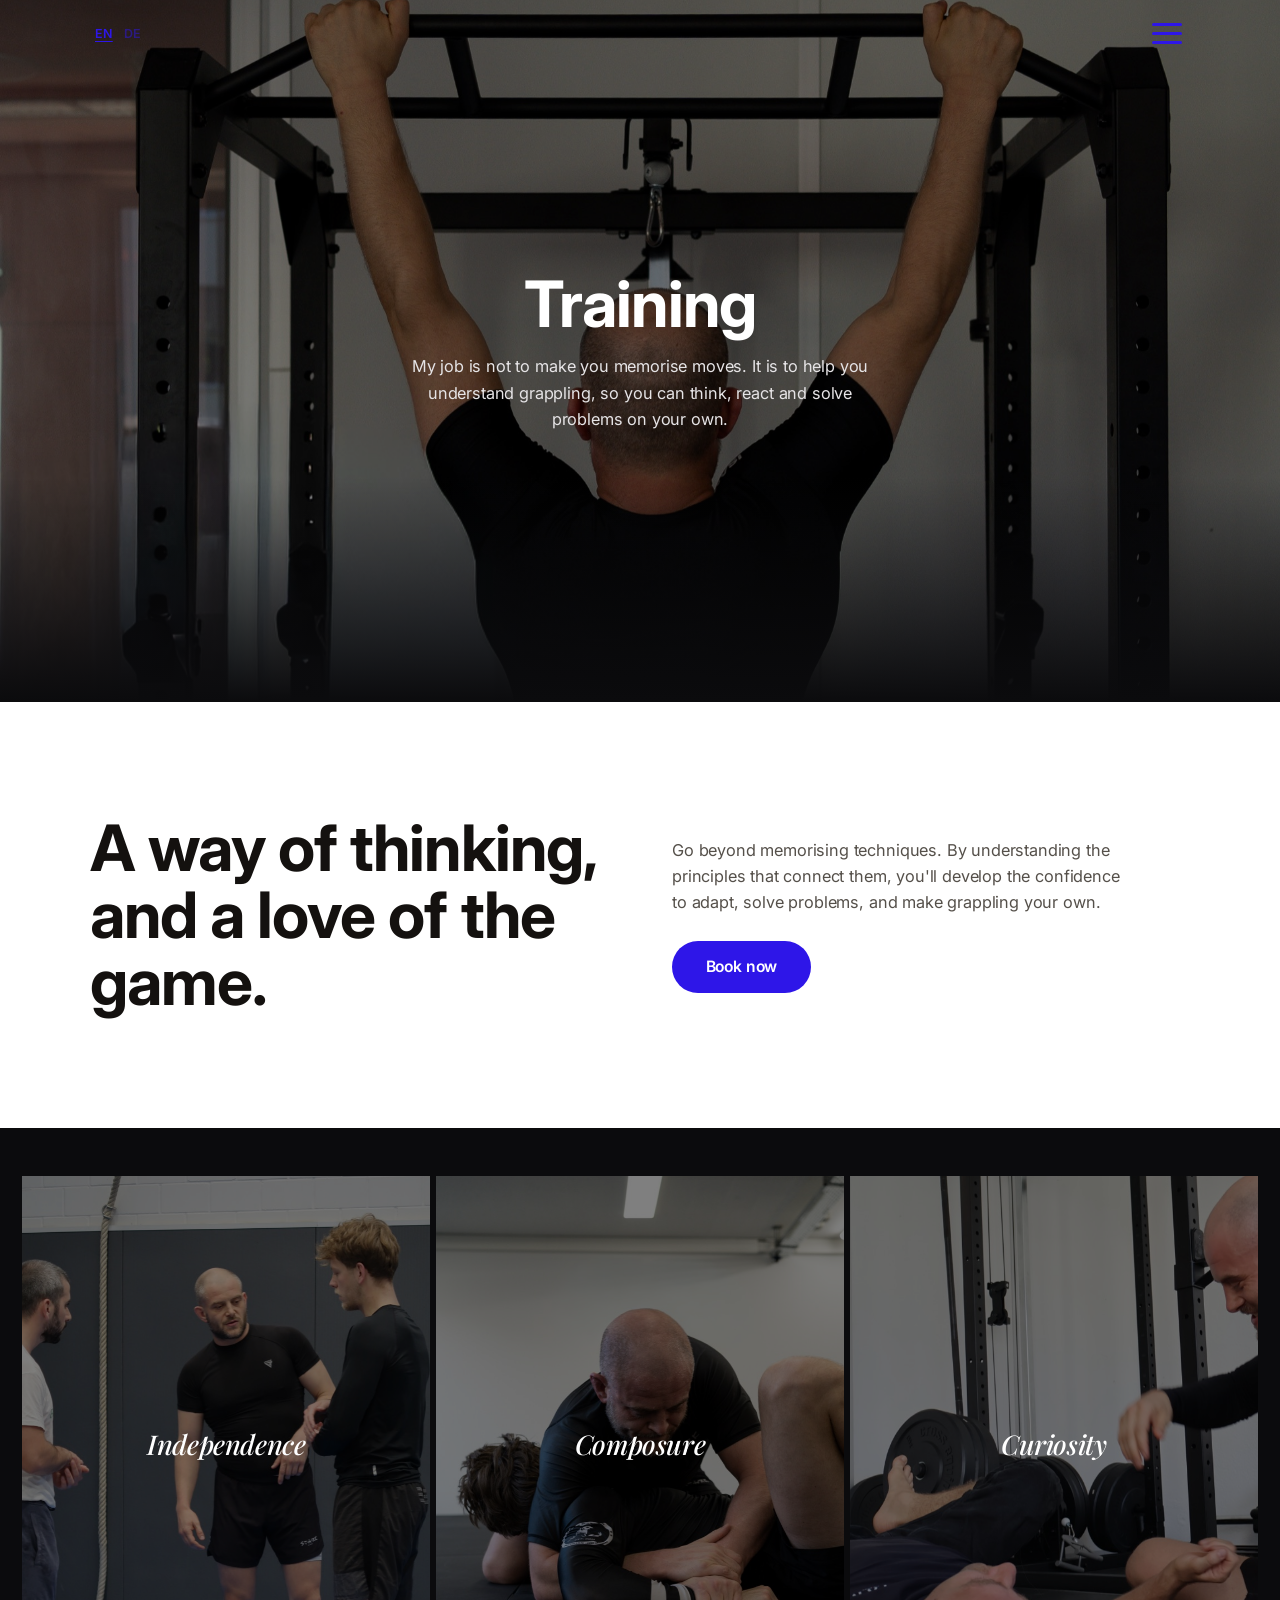
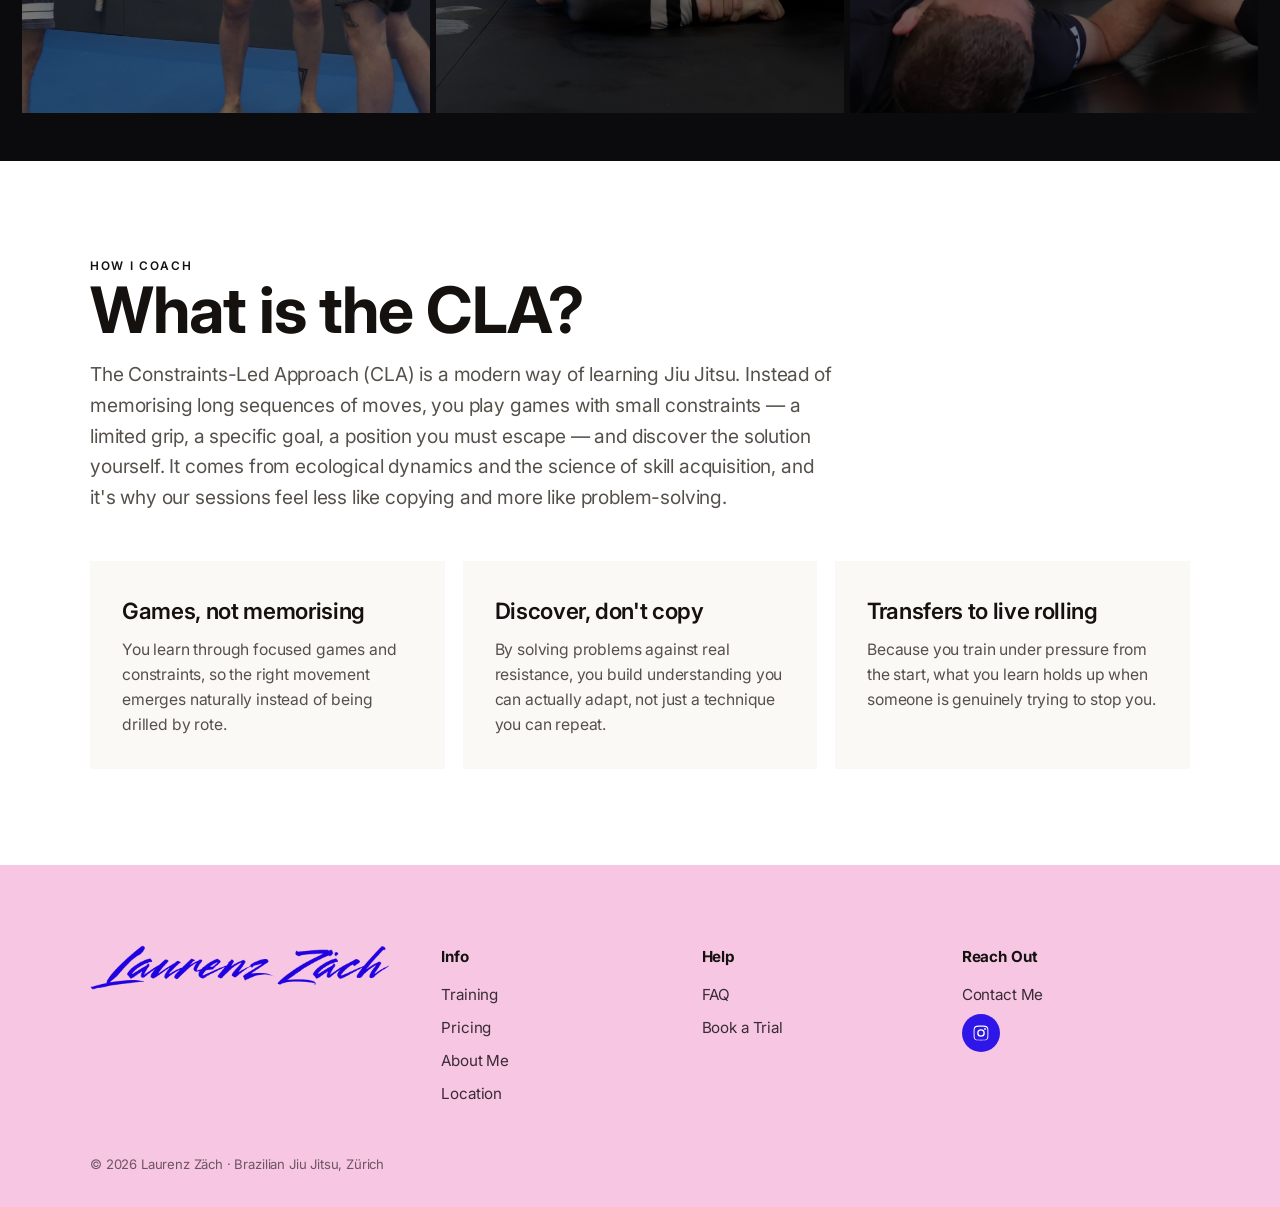
<file: training/index.html>
<!DOCTYPE html>
<html lang="en">
<head>
<meta charset="UTF-8" />
<meta name="viewport" content="width=device-width, initial-scale=1.0" />
<title>Training — Laurenz Zäch</title>
<meta name="description" content="How I coach: understanding grappling so you can think, react, and solve problems on your own. No-Gi Jiu Jitsu and grappling in Zürich." />
<link rel="icon" type="image/png" href="/favicon.png" />
<link rel="apple-touch-icon" href="/favicon.png" />
<link rel="stylesheet" href="/styles.css" />
</head>
<body>
  <header class="site-header">
    <div class="wrap">
      <div class="lang-switch" aria-label="Language">
        <button data-lang="en">EN</button><button data-lang="de">DE</button>
      </div>
      <button class="menu-btn" aria-label="Open menu"><span></span><span></span><span></span></button>
    </div>
  </header>

    <nav class="menu-overlay" aria-label="Main menu">
    <button class="menu-close" aria-label="Close menu">✕</button>
    <a href="/">Home</a>
    <a href="/training/">Training</a>
    <a href="/pricing/">Pricing</a>
    <a href="/about/">About Me</a>
    <a href="/location/">Location</a>
    <a href="/book/">Book</a>
    <a href="/contact/">Contact</a>
  </nav>

  <main>
    <!-- Hero -->
    <section class="page-hero" style="background-image:url('/assets/training/hero.jpg')">
      <div class="ph-inner">
        <h1>Training</h1>
        <p>My job is not to make you memorise moves. It is to help you understand grappling, so you can think, react and solve problems on your own.</p>
      </div>
    </section>

    <!-- A way of thinking -->
    <section class="think">
      <div class="wrap think-grid">
        <h2 class="reveal">A way of thinking,<br>and a love of the game.</h2>
        <div class="reveal">
          <p>Go beyond memorising techniques. By understanding the principles that connect them, you'll develop the confidence to adapt, solve problems, and make grappling your own.</p>
          <a class="btn" href="/book/">Book now</a>
        </div>
      </div>
    </section>

    <!-- What you will learn (flip banner) -->
    <section class="learn-row">
      <div class="learn-card" tabindex="0">
        <div class="flip-inner">
          <div class="learn-front" style="background-image:url('/assets/training/independence.jpg')">
            <h3>Independence</h3>
          </div>
          <div class="learn-back">
            <p>Solve problems instead of waiting to hear the answer.</p>
          </div>
        </div>
      </div>

      <div class="learn-card" tabindex="0">
        <div class="flip-inner">
          <div class="learn-front" style="background-image:url('/assets/training/composure.jpg')">
            <h3>Composure</h3>
          </div>
          <div class="learn-back">
            <p>Learn how to stay calm even under pressure.</p>
          </div>
        </div>
      </div>

      <div class="learn-card" tabindex="0">
        <div class="flip-inner">
          <div class="learn-front" style="background-image:url('/assets/training/curiosity.jpg')">
            <h3>Curiosity</h3>
          </div>
          <div class="learn-back">
            <p>The habit of asking yourself why and most importantly: to have fun.</p>
          </div>
        </div>
      </div>
    </section>
    <!-- CLA explainer -->
    <section class="cla">
      <div class="wrap">
        <p class="eyebrow" style="color:var(--accent);font-weight:600;letter-spacing:0.14em;text-transform:uppercase;font-size:0.74rem;">How I coach</p>
        <h2 class="t-title reveal">What is the CLA?</h2>
        <p class="lead reveal">The Constraints-Led Approach (CLA) is a modern way of learning Jiu Jitsu. Instead of memorising long sequences of moves, you play games with small constraints — a limited grip, a specific goal, a position you must escape — and discover the solution yourself. It comes from ecological dynamics and the science of skill acquisition, and it's why our sessions feel less like copying and more like problem-solving.</p>
        <div class="cla-grid">
          <div class="cla-card reveal"><h3>Games, not memorising</h3><p>You learn through focused games and constraints, so the right movement emerges naturally instead of being drilled by rote.</p></div>
          <div class="cla-card reveal"><h3>Discover, don't copy</h3><p>By solving problems against real resistance, you build understanding you can actually adapt, not just a technique you can repeat.</p></div>
          <div class="cla-card reveal"><h3>Transfers to live rolling</h3><p>Because you train under pressure from the start, what you learn holds up when someone is genuinely trying to stop you.</p></div>
        </div>
      </div>
    </section>
  </main>

  <!-- Footer -->
  <footer class="site-footer">
    <div class="wrap footer-grid">
      <div class="footer-name"><img class="footer-logo" src="/assets/footer-logo.png" alt="Laurenz Zäch" /></div>
      <div class="footer-col">
        <h4>Info</h4>
        <ul>
          <li><a href="/training/">Training</a></li>
          <li><a href="/pricing/">Pricing</a></li>
          <li><a href="/about/">About Me</a></li>
          <li><a href="/location/">Location</a></li>
        </ul>
      </div>
      <div class="footer-col">
        <h4>Help</h4>
        <ul>
          <li><a href="/faq/">FAQ</a></li>
          <li><a href="/book/">Book a Trial</a></li>
        </ul>
      </div>
      <div class="footer-col">
        <h4>Reach Out</h4>
        <ul>
          <li><a href="/contact/">Contact Me</a></li>
        </ul>
        <div class="socials">
          <a href="https://www.instagram.com/laurenzzaech" target="_blank" rel="noopener" aria-label="Instagram">
            <svg viewBox="0 0 24 24" xmlns="http://www.w3.org/2000/svg"><path d="M12 2.16c3.2 0 3.58.01 4.85.07 1.17.05 1.8.25 2.23.41.56.22.96.48 1.38.9.42.42.68.82.9 1.38.16.42.36 1.06.41 2.23.06 1.27.07 1.65.07 4.85s-.01 3.58-.07 4.85c-.05 1.17-.25 1.8-.41 2.23-.22.56-.48.96-.9 1.38-.42.42-.82.68-1.38.9-.42.16-1.06.36-2.23.41-1.27.06-1.65.07-4.85.07s-3.58-.01-4.85-.07c-1.17-.05-1.8-.25-2.23-.41a3.7 3.7 0 0 1-1.38-.9 3.7 3.7 0 0 1-.9-1.38c-.16-.42-.36-1.06-.41-2.23C2.17 15.58 2.16 15.2 2.16 12s.01-3.58.07-4.85c.05-1.17.25-1.8.41-2.23.22-.56.48-.96.9-1.38.42-.42.82-.68 1.38-.9.42-.16 1.06-.36 2.23-.41C8.42 2.17 8.8 2.16 12 2.16zm0 1.62c-3.15 0-3.5.01-4.74.07-.9.04-1.38.19-1.7.32-.43.16-.74.36-1.06.68-.32.32-.52.63-.68 1.06-.13.32-.28.8-.32 1.7-.06 1.24-.07 1.59-.07 4.74s.01 3.5.07 4.74c.04.9.19 1.38.32 1.7.16.43.36.74.68 1.06.32.32.63.52 1.06.68.32.13.8.28 1.7.32 1.24.06 1.59.07 4.74.07s3.5-.01 4.74-.07c.9-.04 1.38-.19 1.7-.32.43-.16.74-.36 1.06-.68.32-.32.52-.63.68-1.06.13-.32.28-.8.32-1.7.06-1.24.07-1.59.07-4.74s-.01-3.5-.07-4.74c-.04-.9-.19-1.38-.32-1.7a2.85 2.85 0 0 0-.68-1.06 2.85 2.85 0 0 0-1.06-.68c-.32-.13-.8-.28-1.7-.32-1.24-.06-1.59-.07-4.74-.07zM12 6.87a5.13 5.13 0 1 0 0 10.26 5.13 5.13 0 0 0 0-10.26zm0 8.46a3.33 3.33 0 1 1 0-6.66 3.33 3.33 0 0 1 0 6.66zm6.54-8.66a1.2 1.2 0 1 1-2.4 0 1.2 1.2 0 0 1 2.4 0z"/></svg>
          </a>
        </div>
      </div>
    </div>
    <div class="footer-bottom"><div class="wrap">© 2026 Laurenz Zäch · Brazilian Jiu Jitsu, Zürich</div></div>
  </footer>

  <script src="/app.js"></script>
  <script src="/i18n.js"></script>
</body>
</html>
</file>
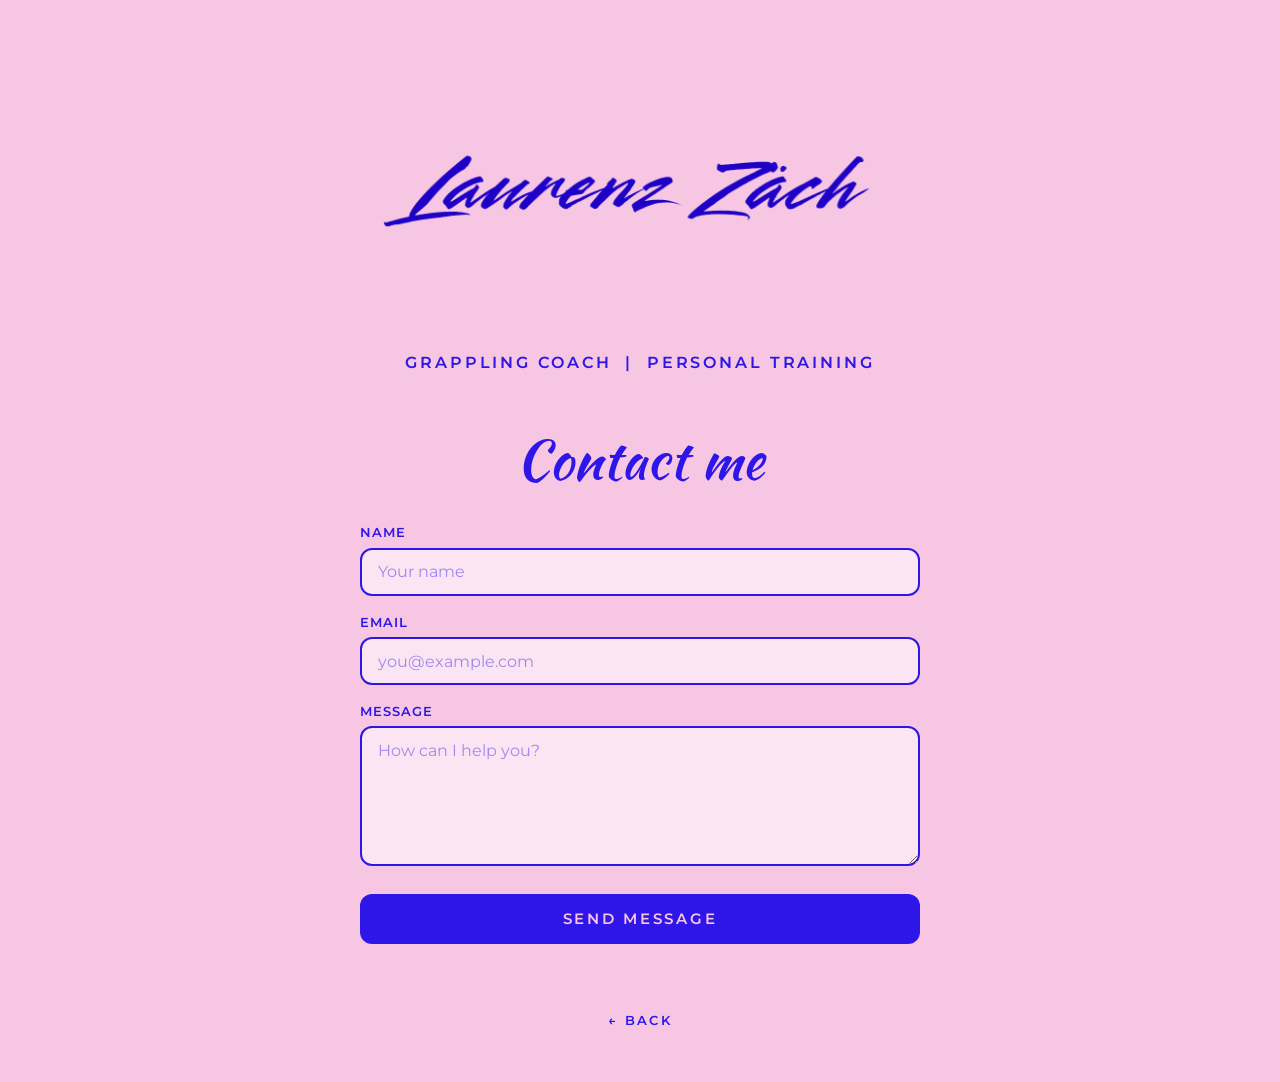
<file: contact.html>
<!DOCTYPE html>
<html lang="en">
<head>
<meta charset="UTF-8" />
<meta name="viewport" content="width=device-width, initial-scale=1.0" />
<title>Contact — Laurenz Zäch</title>
<meta name="description" content="Get in touch with Laurenz Zäch — Grappling Coach & Personal Training." />
<link rel="preconnect" href="https://fonts.googleapis.com" />
<link rel="preconnect" href="https://fonts.gstatic.com" crossorigin />
<link href="https://fonts.googleapis.com/css2?family=Kaushan+Script&family=Montserrat:wght@500;600&display=swap" rel="stylesheet" />
<style>
  :root {
    --pink: #f6c6e3;
    --blue: #2e16e8;
  }

  * { margin: 0; padding: 0; box-sizing: border-box; }
  html, body { min-height: 100%; }

  body {
    font-family: "Montserrat", system-ui, sans-serif;
    background: var(--pink);
    color: var(--blue);
    min-height: 100vh;
    display: flex;
    flex-direction: column;
    align-items: center;
    justify-content: center;
    padding: 6vh 6vw;
  }

  .logo-img {
    max-width: min(520px, 80vw);
    height: auto;
    mix-blend-mode: multiply;
    opacity: 0;
    animation: rise 1s cubic-bezier(.2,.7,.2,1) 0.1s forwards;
  }

  .tagline {
    margin-top: 0.4rem;
    font-weight: 600;
    text-transform: uppercase;
    letter-spacing: 0.18em;
    font-size: clamp(0.7rem, 1.8vw, 1rem);
    text-align: center;
    opacity: 0;
    animation: rise 1s cubic-bezier(.2,.7,.2,1) 0.35s forwards;
  }

  .card {
    width: min(560px, 100%);
    margin-top: clamp(2rem, 5vw, 3rem);
    opacity: 0;
    animation: rise 1s cubic-bezier(.2,.7,.2,1) 0.5s forwards;
  }

  .card h1 {
    font-family: "Kaushan Script", cursive;
    font-weight: 400;
    font-size: clamp(2.2rem, 7vw, 3.4rem);
    text-align: center;
    margin-bottom: 1.6rem;
  }

  .field { margin-bottom: 1.1rem; }

  label {
    display: block;
    font-weight: 600;
    font-size: 0.82rem;
    text-transform: uppercase;
    letter-spacing: 0.08em;
    margin-bottom: 0.45rem;
  }

  input, textarea {
    width: 100%;
    font-family: inherit;
    font-size: 1rem;
    color: var(--blue);
    background: rgba(255, 255, 255, 0.55);
    border: 2px solid var(--blue);
    border-radius: 12px;
    padding: 0.8rem 1rem;
    outline: none;
    transition: background 0.2s, box-shadow 0.2s;
  }

  input::placeholder, textarea::placeholder { color: rgba(46, 22, 232, 0.45); }

  input:focus, textarea:focus {
    background: rgba(255, 255, 255, 0.85);
    box-shadow: 0 0 0 4px rgba(46, 22, 232, 0.15);
  }

  textarea { resize: vertical; min-height: 140px; }

  button {
    width: 100%;
    margin-top: 0.4rem;
    font-family: inherit;
    font-weight: 600;
    text-transform: uppercase;
    letter-spacing: 0.18em;
    font-size: 0.95rem;
    color: var(--pink);
    background: var(--blue);
    border: none;
    border-radius: 12px;
    padding: 0.95rem 1rem;
    cursor: pointer;
    transition: transform 0.12s, opacity 0.2s;
  }

  button:hover { transform: translateY(-2px); }
  button:active { transform: translateY(0); }
  button:disabled { opacity: 0.6; cursor: default; transform: none; }

  .status {
    margin-top: 1rem;
    text-align: center;
    font-weight: 600;
    min-height: 1.4em;
    font-size: 0.95rem;
  }

  .back {
    margin-top: 2rem;
    font-size: 0.8rem;
    font-weight: 600;
    text-transform: uppercase;
    letter-spacing: 0.18em;
    text-align: center;
  }
  .back a { color: var(--blue); text-decoration: none; border-bottom: 2px solid transparent; transition: border-color 0.2s; }
  .back a:hover { border-color: var(--blue); }

  @keyframes rise {
    from { opacity: 0; transform: translateY(22px); }
    to   { opacity: 1; transform: translateY(0); }
  }

  /* form leaving */
  .fade-out {
    animation: fadeOut 0.45s ease forwards;
    pointer-events: none;
  }
  @keyframes fadeOut {
    to { opacity: 0; transform: translateY(-14px) scale(0.98); }
  }

  /* thank-you panel */
  .thank-you {
    text-align: center;
    padding: 1rem 0;
    animation: rise 0.6s cubic-bezier(.2,.7,.2,1) forwards;
  }
  .thank-you h2 {
    font-family: "Kaushan Script", cursive;
    font-weight: 400;
    font-size: clamp(2.4rem, 8vw, 3.6rem);
    margin: 0.6rem 0 0.3rem;
  }
  .thank-you p {
    font-weight: 600;
    text-transform: uppercase;
    letter-spacing: 0.14em;
    font-size: clamp(0.8rem, 2vw, 1rem);
  }

  .checkmark svg { width: 92px; height: 92px; }
  .ck-circle, .ck-check {
    fill: none;
    stroke: var(--blue);
    stroke-width: 5;
    stroke-linecap: round;
    stroke-linejoin: round;
  }
  .ck-circle {
    stroke-dasharray: 240;
    stroke-dashoffset: 240;
    animation: draw 0.6s ease forwards 0.1s;
  }
  .ck-check {
    stroke-dasharray: 70;
    stroke-dashoffset: 70;
    animation: draw 0.4s ease forwards 0.55s, pop 0.3s ease 0.95s;
  }
  @keyframes draw { to { stroke-dashoffset: 0; } }
  @keyframes pop {
    0% { transform: scale(1); }
    50% { transform: scale(1.12); }
    100% { transform: scale(1); }
  }
  .checkmark { transform-origin: center; }

  @media (prefers-reduced-motion: reduce) {
    *, *::before, *::after { animation: none !important; opacity: 1 !important; }
  }
</style>
</head>
<body>
  <img class="logo-img" src="logo.png" alt="Laurenz Zäch" />
  <p class="tagline">Grappling Coach&nbsp;&nbsp;|&nbsp;&nbsp;Personal Training</p>

  <section class="card">
    <h1>Contact me</h1>

    <form id="contact-form">
      <!-- Web3Forms access key (tied to laurenz@laurenzzaech.ch) -->
      <input type="hidden" name="access_key" value="ff9651b4-a192-4464-9b91-e506e7a34489" />
      <!-- Where replies go / subject shown in the email -->
      <input type="hidden" name="subject" value="New message from laurenzzaech.ch contact form" />
      <input type="hidden" name="from_name" value="Laurenz Zäch Website" />
      <!-- Honeypot spam trap -->
      <input type="checkbox" name="botcheck" style="display:none" tabindex="-1" autocomplete="off" />

      <div class="field">
        <label for="name">Name</label>
        <input id="name" type="text" name="name" placeholder="Your name" required />
      </div>

      <div class="field">
        <label for="email">Email</label>
        <input id="email" type="email" name="email" placeholder="you@example.com" required />
      </div>

      <div class="field">
        <label for="message">Message</label>
        <textarea id="message" name="message" placeholder="How can I help you?" required></textarea>
      </div>

      <button type="submit" id="submit-btn">Send message</button>
      <p class="status" id="status" role="status" aria-live="polite"></p>
    </form>

    <div class="thank-you" id="thank-you" hidden>
      <div class="checkmark" aria-hidden="true">
        <svg viewBox="0 0 80 80">
          <circle class="ck-circle" cx="40" cy="40" r="36" />
          <path class="ck-check" d="M24 41 l11 11 l21 -23" />
        </svg>
      </div>
      <h2>Thank you!</h2>
      <p>Your message has been sent.</p>
    </div>

    <p class="back"><a href="index.html">← Back</a></p>
  </section>

  <script>
    const form = document.getElementById('contact-form');
    const status = document.getElementById('status');
    const btn = document.getElementById('submit-btn');
    const thankYou = document.getElementById('thank-you');

    form.addEventListener('submit', async (e) => {
      e.preventDefault();
      btn.disabled = true;
      status.textContent = 'Sending…';

      const data = Object.fromEntries(new FormData(form));
      try {
        const res = await fetch('https://api.web3forms.com/submit', {
          method: 'POST',
          headers: { 'Content-Type': 'application/json', 'Accept': 'application/json' },
          body: JSON.stringify(data)
        });
        const json = await res.json();
        if (json.success) {
          // animate the form out, then reveal the thank-you panel
          form.classList.add('fade-out');
          form.addEventListener('animationend', () => {
            form.hidden = true;
            thankYou.hidden = false;
          }, { once: true });
        } else {
          status.textContent = '⚠ Something went wrong: ' + (json.message || 'please try again.');
          btn.disabled = false;
        }
      } catch (err) {
        status.textContent = '⚠ Network error — please try again.';
        btn.disabled = false;
      }
    });
  </script>
</body>
</html>
</file>
<file: styles.css>
/* ---------- Laurenz Zäch — BJJ coaching ---------- */
@import url('https://fonts.googleapis.com/css2?family=Playfair+Display:ital,wght@0,400;0,600;0,700;1,400;1,500&family=Inter:wght@400;500;600;700&family=Kaushan+Script&display=swap');

:root {
  --black: #0b0b0d;
  --blue: #2e16e8;
  --blue-dark: #2410c0;
  --pink: #f6c6e3;
  --pink-deep: #e488c1;
  --white: #ffffff;
  --ink: #14110f;
  --ink-2: #55504a;
  --serif: 'Playfair Display', Georgia, serif;
  --sans: 'Inter', system-ui, -apple-system, sans-serif;
  --script: 'Kaushan Script', cursive;
  --maxw: 1180px;

  /* --- unified type system (same across every page) --- */
  --font-title: var(--sans);            /* all H1 / H2 / H3 */
  --font-sub: var(--serif);             /* all subtitles + card titles (italic) */
  --fs-title: clamp(2.3rem, 6vw, 4rem); /* H1 & H2 */
  --fs-h3: clamp(1.15rem, 2.2vw, 1.4rem);
  --fs-sub: clamp(1.2rem, 2.8vw, 1.7rem);
  --fs-body: 1.02rem;
  --ls-title: -0.015em;                 /* slightly tighter */
  --ls-body: -0.01em;
}

* { box-sizing: border-box; margin: 0; padding: 0; }
html { scroll-behavior: smooth; }
body { font-family: var(--sans); color: var(--ink); background: var(--black); font-size: 16px; line-height: 1.6; letter-spacing: var(--ls-body); -webkit-font-smoothing: antialiased; }
img { display: block; max-width: 100%; }
a { color: inherit; text-decoration: none; }
.wrap { max-width: var(--maxw); margin: 0 auto; padding: 0 clamp(1.2rem, 4vw, 2.5rem); }

/* ---------- Type roles ---------- */
.t-title, .hero-text h1, .page-hero h1, .choose h2, .think h2, .pricing h2 {
  font-family: var(--font-title); font-weight: 700; font-size: var(--fs-title); letter-spacing: var(--ls-title); line-height: 1.05;
}
.t-sub, .hero-text .sub, .choose .sub, .about .sub, .flip-front h3, .learn-front h3 {
  font-family: var(--font-sub); font-style: italic; font-weight: 500; font-size: var(--fs-sub); letter-spacing: var(--ls-title); line-height: 1.2;
}
.t-h3, .info-col h3 { font-family: var(--font-title); font-weight: 600; font-size: var(--fs-h3); letter-spacing: var(--ls-title); }

/* ---------- Buttons (CTA) ---------- */
.btn {
  display: inline-block; font-family: var(--sans); font-weight: 600; font-size: 0.98rem; letter-spacing: var(--ls-body);
  color: var(--white); background: var(--blue);
  padding: 0.85rem 2.1rem; border-radius: 999px; border: none; cursor: pointer;
  transition: background .28s ease, color .28s ease, transform .12s ease;
}
.btn:hover { background: var(--pink); color: #000; }   /* blue -> pink, text -> black */
.btn:active { transform: translateY(1px); }

/* ---------- Header / hamburger (fixed, blue lines, no frame) ---------- */
.site-header { position: fixed; top: 0; left: 0; right: 0; z-index: 80; pointer-events: none; }
.site-header .wrap { display: flex; justify-content: flex-end; align-items: center; height: 66px; }
.menu-btn { pointer-events: auto; background: none; border: none; padding: 8px; cursor: pointer; display: flex; flex-direction: column; gap: 6px; }
.menu-btn span { width: 30px; height: 3px; border-radius: 2px; background: var(--blue); transition: .3s; }

.menu-overlay { position: fixed; inset: 0; z-index: 100; background: rgba(11,11,13,0.97); backdrop-filter: blur(6px); display: flex; flex-direction: column; align-items: center; justify-content: center; gap: 0.4rem; opacity: 0; pointer-events: none; transition: opacity .3s ease; }
.menu-overlay.open { opacity: 1; pointer-events: auto; }
.menu-overlay a { font-family: var(--font-title); font-weight: 600; font-size: clamp(1.7rem, 5vw, 2.6rem); letter-spacing: var(--ls-title); color: var(--white); padding: 0.35rem 1rem; transition: color .2s; }
.menu-overlay a:hover { color: var(--pink); }
.menu-close { position: absolute; top: 20px; right: clamp(1.2rem,4vw,2.5rem); width: 42px; height: 42px; border: none; background: none; cursor: pointer; color: #fff; font-size: 1.7rem; line-height: 1; }

/* ---------- Hero ---------- */
.hero { background: var(--black); }
.hero-media { position: relative; line-height: 0; }
.hero-media::after { content: ""; position: absolute; left: 0; right: 0; bottom: 0; height: 16%; background: linear-gradient(to bottom, rgba(11,11,13,0), var(--black)); pointer-events: none; }
.hero-img { width: 100%; height: auto; display: block; }
.hero-text { background: var(--black); color: var(--white); text-align: center; padding: clamp(1rem, 2.5vw, 2rem) 1.2rem clamp(3.5rem, 8vw, 6rem); }
.hero-text .sub { margin-top: 0.4rem; color: #eee; }
.hero-text .lead { max-width: 44ch; margin: 1.6rem auto 2rem; color: #cfcccf; font-size: var(--fs-body); }

/* ---------- Video row (4:5) ---------- */
.video-row { display: grid; grid-template-columns: repeat(3, 1fr); gap: 4px; background: var(--black); }
.video-row video { width: 100%; aspect-ratio: 4/5; height: auto; object-fit: cover; display: block; }

/* ---------- Info columns ---------- */
.info { background: var(--white); color: var(--ink); padding: clamp(3.5rem, 8vw, 6rem) 0; }
.info-grid { display: grid; grid-template-columns: repeat(3, 1fr); gap: clamp(2rem, 5vw, 3.5rem); }
.info-col { display: flex; flex-direction: column; }
.info-col h3 { margin-bottom: 0.7rem; }
.info-col p { color: var(--ink-2); margin-bottom: 1.4rem; max-width: 32ch; font-size: var(--fs-body); }
.info-col .btn { margin-top: auto; align-self: flex-start; }

/* ---------- "Hi" about section ---------- */
.about { position: relative; min-height: clamp(560px, 90vh, 900px); display: flex; align-items: flex-end; background: #111 center/cover no-repeat; color: var(--white); }
.about::before { content: ""; position: absolute; inset: 0; background: linear-gradient(90deg, rgba(0,0,0,0.72) 0%, rgba(0,0,0,0.35) 55%, rgba(0,0,0,0.15) 100%); }
.about .wrap { position: relative; z-index: 1; padding-top: 4rem; padding-bottom: clamp(3rem, 7vw, 5rem); max-width: 720px; margin-left: 0; margin-right: auto; }
.about h2 { font-family: var(--font-title); font-weight: 700; font-size: clamp(3.4rem, 11vw, 6.5rem); letter-spacing: var(--ls-title); line-height: 0.9; }  /* the "Hi" exception: big, but title font */
.about .sub { margin: 0.2rem 0 1.2rem; }
.about p.body { max-width: 52ch; color: #e7e4e6; margin-bottom: 1.8rem; font-size: var(--fs-body); }

/* ---------- Full-width video ---------- */
.feature-video { background: var(--black); padding: 0; }
.feature-video video { width: 100%; display: block; }

/* ---------- Choose (white) ---------- */
.choose { background: var(--white); color: var(--ink); padding: clamp(3.5rem, 8vw, 6rem) 0 0; }
.choose .sub { margin: 0.1rem 0 0.6rem; color: var(--blue); }
.choose .intro { max-width: 46ch; color: var(--ink-2); margin-bottom: 1.6rem; font-size: var(--fs-body); }
.choose-cta { margin-bottom: clamp(2rem, 5vw, 3rem); }

/* ---------- Flip cards (subtle turn) ---------- */
.flip-row { display: grid; grid-template-columns: 1fr 1fr; width: 100%; }
.flip-card { perspective: 1600px; min-height: clamp(380px, 46vw, 580px); }
.flip-inner { position: relative; width: 100%; height: 100%; min-height: inherit; transition: transform 1.1s cubic-bezier(.4, 0, .2, 1); transform-style: preserve-3d; }
.flip-card:hover .flip-inner, .flip-card:focus-within .flip-inner { transform: rotateY(180deg); }
.flip-front, .flip-back { position: absolute; inset: 0; backface-visibility: hidden; -webkit-backface-visibility: hidden; transform: translateZ(0); display: flex; flex-direction: column; align-items: center; justify-content: center; text-align: center; padding: clamp(1.6rem, 4vw, 3rem); }
.flip-front { background: #222 center/cover no-repeat; color: #fff; transition: visibility 0s linear .55s; }
.flip-card:hover .flip-front, .flip-card:focus-within .flip-front { visibility: hidden; }  /* hides at flip midpoint (mobile-safe) */
.flip-front::before { content: ""; position: absolute; inset: 0; background: rgba(0,0,0,0.55); }
.flip-front h3 { position: relative; z-index: 1; color: #fff; }
.flip-back { transform: rotateY(180deg); background: var(--blue); color: #fff; gap: 1.3rem; }
.flip-back p { max-width: 40ch; font-size: var(--fs-body); line-height: 1.7; }
.flip-back .btn { background: #fff; color: var(--blue); }
.flip-back .btn:hover { background: var(--pink); color: #000; }

/* ---------- Footer ---------- */
.site-footer { background: var(--pink); color: var(--ink); padding: clamp(3rem,7vw,5rem) 0 2rem; }
.footer-grid { display: grid; grid-template-columns: 1.4fr 1fr 1fr 1fr; gap: 2rem; align-items: start; }
.footer-name { font-family: var(--script); font-size: clamp(2rem, 5vw, 3rem); color: var(--blue); line-height: 1; }
.footer-logo { width: clamp(210px, 26vw, 300px); height: auto; }
.footer-col h4 { font-size: 0.95rem; font-weight: 700; margin-bottom: 0.8rem; }
.footer-col ul { list-style: none; display: grid; gap: 0.45rem; }
.footer-col a { color: #3a2b34; font-size: 0.95rem; }
.footer-col a:hover { color: var(--blue); }
.socials { display: flex; gap: 0.8rem; margin-top: 0.4rem; }
.socials a { width: 38px; height: 38px; border-radius: 50%; background: var(--blue); display: flex; align-items: center; justify-content: center; transition: background .25s, transform .12s; }
.socials a:hover { background: #000; transform: translateY(-2px); }
.socials svg { width: 18px; height: 18px; fill: #fff; }
.footer-bottom { margin-top: clamp(2rem,5vw,3rem); font-size: 0.82rem; color: #6e5561; }

/* ---------- Reveal ---------- */
.reveal { opacity: 0; transform: translateY(22px); transition: opacity .8s ease, transform .8s ease; }
.reveal.in { opacity: 1; transform: none; }

/* ---------- Page hero (Training / Pricing) ---------- */
.page-hero { position: relative; min-height: clamp(62vh, 78vh, 820px); background: #111 center 30%/cover no-repeat; display: flex; flex-direction: column; align-items: center; justify-content: center; text-align: center; color: var(--white); padding: 4rem 1.2rem; }
.page-hero::before { content: ""; position: absolute; inset: 0; background: rgba(0,0,0,0.42); }
.page-hero::after { content: ""; position: absolute; left: 0; right: 0; bottom: 0; height: 32%; background: linear-gradient(to bottom, transparent, var(--black)); }
.page-hero .ph-inner { position: relative; z-index: 1; }
.page-hero p { max-width: 48ch; margin: 1rem auto 0; color: #e6e4e6; font-size: var(--fs-body); }

/* training flip banner */
.learn-row { background: var(--black); display: grid; grid-template-columns: repeat(3, 1fr); gap: 6px; padding: clamp(1.4rem, 4vw, 3rem) clamp(0.6rem,2vw,1.4rem); }
.learn-card { perspective: 1600px; min-height: clamp(380px, 42vw, 540px); }
.learn-card .flip-inner { position: relative; width: 100%; height: 100%; min-height: inherit; transition: transform 1.1s cubic-bezier(.4, 0, .2, 1); transform-style: preserve-3d; }
.learn-card:hover .flip-inner, .learn-card:focus-within .flip-inner { transform: rotateY(180deg); }
.learn-front, .learn-back { position: absolute; inset: 0; backface-visibility: hidden; -webkit-backface-visibility: hidden; transform: translateZ(0); display: flex; flex-direction: column; align-items: center; justify-content: center; text-align: center; padding: clamp(1.4rem, 3vw, 2.2rem); }
.learn-front { background: #222 center/cover no-repeat; color: #fff; transition: visibility 0s linear .55s; }
.learn-card:hover .learn-front, .learn-card:focus-within .learn-front { visibility: hidden; }
.learn-front::before { content: ""; position: absolute; inset: 0; background: rgba(0,0,0,0.5); }
.learn-label { position: relative; z-index: 1; font-size: 0.72rem; letter-spacing: 0.16em; text-transform: uppercase; color: #e9e6ea; margin-bottom: 0.3rem; }
.learn-front h3 { position: relative; z-index: 1; color: #fff; }
.learn-back { transform: rotateY(180deg); background: var(--blue); color: #fff; gap: 1.2rem; }
.learn-back p { font-size: var(--fs-body); max-width: 24ch; line-height: 1.6; }

/* A way of thinking */
.think { background: var(--white); color: var(--ink); padding: clamp(4rem, 9vw, 7rem) 0; }
.think-grid { display: grid; grid-template-columns: 1fr 1fr; gap: clamp(2rem, 6vw, 4rem); align-items: center; }
.think p { color: var(--ink-2); font-size: var(--fs-body); max-width: 46ch; margin-bottom: 1.6rem; }

/* ---------- Pricing ---------- */
.pricing { background: var(--white); color: var(--ink); padding: clamp(3.5rem, 8vw, 6rem) 0 clamp(2.5rem,6vw,4rem); }
.price-grid { display: grid; grid-template-columns: 1fr 1fr; gap: clamp(1.2rem, 3vw, 2rem); }
.price-card { display: block; color: inherit; cursor: pointer; background: #f3f1ee; border-radius: 16px; padding: clamp(1.8rem, 4vw, 2.6rem); transition: background .35s ease, transform .3s ease; }
.price-card:hover { background: var(--pink); }
.price-card h3 { font-family: var(--font-title); font-weight: 700; font-size: clamp(1.7rem, 4vw, 2.4rem); letter-spacing: var(--ls-title); margin-bottom: 1.2rem; }
.price-trial b { font-size: 1.05rem; }
.price-trial p { color: var(--ink-2); font-size: var(--fs-body); margin: 0.2rem 0 1.6rem; max-width: 34ch; }
.price-card:hover .price-trial p { color: #4a2540; }
.price-label { font-size: 0.78rem; letter-spacing: 0.16em; text-transform: uppercase; color: var(--ink-2); margin-bottom: 0.4rem; }
.price-row { display: flex; justify-content: space-between; gap: 1rem; padding: 0.75rem 0; border-bottom: 1px solid rgba(20,17,15,0.14); font-size: var(--fs-body); }
.price-row:last-child { border-bottom: none; }
.price-cta { margin-top: clamp(1.6rem, 4vw, 2.4rem); display: flex; justify-content: flex-end; }

/* ---------- Responsive ---------- */
@media (max-width: 860px) {
  .info-grid { grid-template-columns: 1fr; gap: 2.2rem; }
  .flip-row { grid-template-columns: 1fr; }
  .footer-grid { grid-template-columns: 1fr 1fr; gap: 1.6rem 2rem; }
}
@media (max-width: 760px) {
  .learn-row { grid-template-columns: 1fr; }
  .think-grid { grid-template-columns: 1fr; }
  .price-grid { grid-template-columns: 1fr; }
}
@media (max-width: 620px) {
  .video-row { grid-template-columns: 1fr; }
  .footer-grid { grid-template-columns: 1fr; }
}
@media (prefers-reduced-motion: reduce) { .reveal { opacity: 1 !important; transform: none !important; } .flip-inner, .learn-card .flip-inner { transition: none; } }

/* ---------- FAQ page (accordion) ---------- */
.faq-page { background: var(--white); color: var(--ink); padding: clamp(3rem, 7vw, 5.5rem) 0 clamp(3.5rem,8vw,6rem); }
.faq-intro { max-width: 720px; margin: 0 auto clamp(2rem,5vw,3rem); text-align: center; }
.faq-intro .sub { color: var(--blue); margin-top: 0.4rem; }
.faq-list { max-width: 780px; margin: 0 auto; }
details.faq-q { border-top: 1px solid #e6e2db; }
details.faq-q:last-child { border-bottom: 1px solid #e6e2db; }
details.faq-q summary { cursor: pointer; list-style: none; display: flex; align-items: center; justify-content: space-between; gap: 1.2rem; padding: 1.25rem 0; font-family: var(--font-title); font-weight: 600; font-size: clamp(1rem, 2.3vw, 1.2rem); letter-spacing: var(--ls-title); }
details.faq-q summary::-webkit-details-marker { display: none; }
.faq-q .plus { flex-shrink: 0; width: 20px; height: 20px; position: relative; transition: transform .3s ease; }
.faq-q .plus::before, .faq-q .plus::after { content: ""; position: absolute; background: var(--blue); border-radius: 2px; }
.faq-q .plus::before { left: 0; right: 0; top: 9px; height: 2px; }
.faq-q .plus::after { top: 0; bottom: 0; left: 9px; width: 2px; transition: opacity .3s ease; }
details[open] .plus { transform: rotate(180deg); }
details[open] .plus::after { opacity: 0; }
.faq-a { padding: 0 0 1.4rem; color: var(--ink-2); font-size: var(--fs-body); max-width: 64ch; line-height: 1.65; }

/* card mobile optimisation */
@media (max-width: 620px) {
  .flip-card, .learn-card { min-height: 340px; }
  .price-card { padding: 1.5rem 1.4rem; }
}

/* ---------- Short page hero (FAQ) ---------- */
.page-hero.short { min-height: clamp(44vh, 52vh, 560px); }

/* ---------- Booking / contact form ---------- */
.book { background: var(--white); color: var(--ink); padding: clamp(3rem, 7vw, 5.5rem) 0 clamp(3.5rem,8vw,6rem); }
.book-grid { display: grid; grid-template-columns: 1.3fr 0.7fr; gap: clamp(2rem, 5vw, 4rem); align-items: start; max-width: 980px; margin: 0 auto; }
.form { width: 100%; }
.field { margin-bottom: 1.1rem; }
.field label { display: block; font-size: 0.85rem; font-weight: 600; margin-bottom: 0.4rem; letter-spacing: var(--ls-body); }
.field .opt { color: var(--ink-2); font-weight: 400; }
.field input, .field textarea, .field select { width: 100%; font-family: var(--sans); font-size: 1rem; color: var(--ink); background: #f7f6f3; border: 1.5px solid #e3ded6; border-radius: 12px; padding: 0.8rem 0.95rem; transition: border-color .2s, box-shadow .2s; }
.field input:focus, .field textarea:focus, .field select:focus { outline: none; border-color: var(--blue); box-shadow: 0 0 0 3px rgba(46,22,232,0.14); background: #fff; }
.field textarea { resize: vertical; min-height: 130px; }
.btn-submit { width: 100%; font-family: var(--sans); font-weight: 600; font-size: 1rem; color: #fff; background: var(--blue); border: none; border-radius: 999px; padding: 0.95rem; cursor: pointer; transition: background .25s, transform .12s; }
.btn-submit:hover { background: var(--pink); color: #000; }
.btn-submit:active { transform: translateY(1px); }
.btn-submit:disabled { opacity: .6; cursor: default; }
.form-note { font-size: 0.82rem; color: var(--ink-2); margin-top: 0.8rem; }
.form-status { margin-top: 1rem; font-weight: 600; min-height: 1.3em; }
.thank-you { border: 1px solid #e3ded6; background: #f7f6f3; border-radius: 16px; padding: 2.2rem; text-align: center; }
.thank-you h3 { font-family: var(--font-title); font-weight: 700; font-size: clamp(1.4rem,3vw,1.9rem); margin-bottom: 0.5rem; }
.thank-you p { color: var(--ink-2); }
.book-aside p { color: var(--ink-2); font-size: var(--fs-body); margin-bottom: 1rem; }
.book-aside a { color: var(--blue); font-weight: 500; }
@media (max-width: 760px) { .book-grid { grid-template-columns: 1fr; } }

/* booking form subheadings + slots */
.form-subhead { font-family: var(--font-title); font-weight: 700; font-size: 1.05rem; letter-spacing: var(--ls-title); margin: 1.6rem 0 0.8rem; padding-top: 1.2rem; border-top: 1px solid #e6e2db; }
.field .hint { font-size: 0.8rem; color: var(--ink-2); margin-top: 0.4rem; }

/* booking request banner */
.request-banner { max-width: 980px; margin: 0 auto clamp(1.6rem,4vw,2.4rem); background: #fff4d6; border: 1px solid #f0dfa8; color: #6b5710; border-radius: 12px; padding: 0.9rem 1.1rem; font-size: 0.92rem; }
.request-banner a { color: var(--blue); font-weight: 600; }

/* ---------- About page ---------- */
.about-page { background: var(--white); color: var(--ink); padding: clamp(3rem,7vw,5.5rem) 0; }
.about-intro { display: grid; grid-template-columns: 1fr 0.85fr; gap: clamp(2rem,5vw,3.5rem); align-items: center; }
.about-intro img { width: 100%; border-radius: var(--radius); }
.about-intro .lead { font-size: clamp(1.1rem,2.4vw,1.35rem); color: var(--ink-2); white-space: pre-line; }
.about-facts { margin-top: clamp(2.5rem,6vw,4rem); display: grid; grid-template-columns: repeat(3,1fr); gap: 1.1rem; }
.fact { background: #f6f5f2; border: 1px solid #eae6df; border-radius: var(--radius); padding: clamp(1.3rem,3vw,1.8rem); }
.fact .k { font-size: 0.74rem; letter-spacing: 0.14em; text-transform: uppercase; color: var(--accent); font-weight: 600; margin-bottom: 0.5rem; }
.fact p { color: var(--ink-2); font-size: 0.98rem; }
.fact a { color: var(--blue); font-weight: 600; }
.about-photo { margin-top: clamp(2.5rem,6vw,4rem); }
.about-photo img { width: 100%; height: clamp(260px,42vw,460px); object-fit: cover; object-position: center 30%; border-radius: var(--radius); display: block; }
@media (max-width: 820px) { .about-intro { grid-template-columns: 1fr; } .about-facts { grid-template-columns: 1fr; } }

/* ---------- Location page ---------- */
.location-page { background: var(--white); color: var(--ink); padding: clamp(3rem,7vw,5rem) 0 clamp(3.5rem,8vw,6rem); }
.map-wrap { border-radius: var(--radius); overflow: hidden; border: 1px solid var(--line); margin-top: clamp(1.5rem,4vw,2.5rem); }
.map-wrap iframe { display: block; width: 100%; height: clamp(320px, 52vh, 520px); border: 0; }
.loc-meta { margin-top: 1.4rem; color: var(--ink-2); }
.loc-meta a { color: var(--blue); font-weight: 600; }
.loc-duo { display: grid; grid-template-columns: 1fr 2.2fr; gap: 1.1rem; margin-top: clamp(1.5rem,4vw,2.5rem); }
.loc-duo figure { margin: 0; border: 1px solid var(--line); border-radius: var(--radius); overflow: hidden; }
.loc-duo img { width: 100%; height: clamp(280px, 27vw, 360px); object-fit: cover; object-position: center 32%; display: block; }
.loc-duo .map-wrap { margin-top: 0; }
.loc-duo .map-wrap iframe { height: clamp(280px, 27vw, 360px); }
@media (max-width: 820px) { .loc-duo { grid-template-columns: 1fr; } .loc-duo img { height: clamp(200px,45vw,280px); } .loc-duo .map-wrap iframe { height: clamp(280px,60vw,380px); } }

/* home closing CTA band */
.closing { background: var(--black); color: #fff; text-align: center; padding: clamp(3.5rem,8vw,6rem) 0; }
.closing h2 { color: #fff; }
.closing p { color: #cfccd2; max-width: 46ch; margin: 1rem auto 2rem; font-size: var(--fs-body); }

/* ---------- CLA explainer (training) ---------- */
.cla { background: var(--white); color: var(--ink); padding: clamp(3.5rem,8vw,6rem) 0; }
.cla .lead { max-width: 62ch; color: var(--ink-2); font-size: clamp(1.05rem,2.2vw,1.2rem); margin-top: 1rem; }
.cla-grid { margin-top: clamp(2rem,5vw,3rem); display: grid; grid-template-columns: repeat(3,1fr); gap: 1.1rem; }
.cla-card { border: 1px solid var(--line); border-radius: var(--radius); padding: clamp(1.4rem,3vw,2rem); background: #faf9f6; }
.cla-card h3 { font-family: var(--font-title); font-weight: 600; font-size: var(--fs-h3); letter-spacing: var(--ls-title); margin-bottom: 0.5rem; }
.cla-card p { color: var(--ink-2); font-size: 0.98rem; }
@media (max-width:760px){ .cla-grid { grid-template-columns: 1fr; } }

/* ---------- Language switch ---------- */
.site-header .wrap { justify-content: space-between; }
.lang-switch { pointer-events: auto; display: flex; gap: 1px; }
.lang-switch button { background: none; border: none; cursor: pointer; font-family: var(--sans); font-size: 0.78rem; font-weight: 600; letter-spacing: 0.03em; color: var(--blue); opacity: 0.5; padding: 4px 5px; transition: opacity .2s; }
.lang-switch button:hover { opacity: 0.85; }
.lang-switch button.active { opacity: 1; text-decoration: underline; text-underline-offset: 3px; }
</file>
